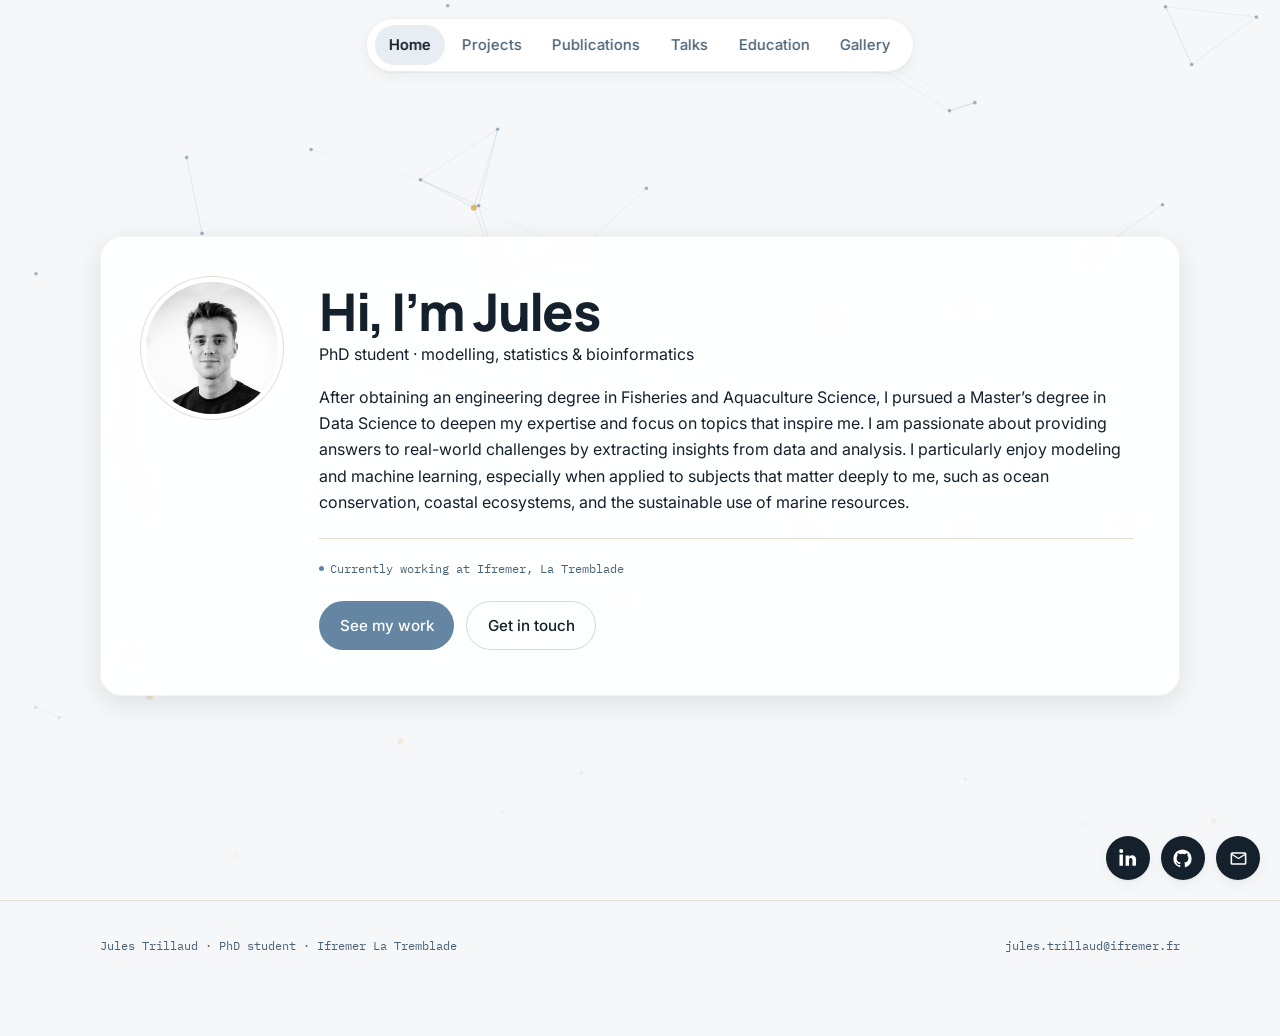
<file: index.html>
<!DOCTYPE html>
<html lang="en">
<head>
  <meta charset="UTF-8">
  <meta name="viewport" content="width=device-width, initial-scale=1">
  <title>Jules Trillaud &mdash; PhD student, modelling &amp; bioinformatics</title>
  <meta name="description" content="Jules Trillaud, PhD student at Ifremer La Tremblade: modelling, statistics and bioinformatics applied to marine resources.">
  <meta name="author" content="Jules Trillaud">
  <meta property="og:title" content="Jules Trillaud &mdash; PhD student, modelling &amp; bioinformatics">
  <meta property="og:description" content="Jules Trillaud, PhD student at Ifremer La Tremblade: modelling, statistics and bioinformatics applied to marine resources.">
  <meta property="og:type" content="website">
  <link rel="icon" href="assets/img/favicon.svg" type="image/svg+xml">
  <link rel="apple-touch-icon" href="assets/img/Photo_profil.jpeg">
  <link rel="preconnect" href="https://fonts.googleapis.com">
  <link rel="preconnect" href="https://fonts.gstatic.com" crossorigin>
  <link rel="stylesheet" href="https://fonts.googleapis.com/css2?family=IBM+Plex+Mono:wght@400;500&family=Inter:wght@400;500;600&family=Manrope:wght@700;800&display=swap">
  <link rel="stylesheet" href="assets/css/style.css">
  <noscript><style>.reveal{opacity:1;transform:none}</style></noscript>
</head>
<body>
  <a class="skip-link" href="#main">Skip to content</a>

  <header class="site-header">
    <div class="menu" id="menu">
      <button class="menu-button" type="button" id="menu-button"
              aria-expanded="false" aria-controls="menu-list" aria-haspopup="true">
        <span class="menu-label" id="menu-label">Home</span>
        <svg viewBox="0 0 24 24" aria-hidden="true"><path fill="currentColor" d="M12 15.4 5.6 9l1.4-1.4 5 5 5-5L18.4 9z"/></svg>
      </button>
      <nav class="menu-list" id="menu-list" aria-label="Pages">
          <a href="index.html" aria-current="page">Home</a>
          <a href="projects.html">Projects</a>
          <a href="publications.html">Publications</a>
          <a href="talks.html">Talks</a>
          <a href="education.html">Education</a>
          <a href="gallery.html">Gallery</a>
      </nav>
    </div>
  </header>

  <div class="social-rail">
    <a href="https://www.linkedin.com/in/jules-trillaud-4872441a6" target="_blank" rel="noopener" title="LinkedIn" aria-label="LinkedIn"><svg viewBox="0 0 448 512" width="19" height="19" aria-hidden="true"><path fill="currentColor" d="M100.28 448H7.4V149.93h92.88zm-46.44-338A53.62 53.62 0 0 1 0 56.58 53.6 53.6 0 0 1 53.84 0a53.6 53.6 0 0 1 53.84 53.84 53.63 53.63 0 0 1-53.84 56.16zm394.84 338h-92.68V302.4c0-34.7-12.42-58.4-43.45-58.4-23.71 0-37.82 16-44 31.4-2.26 5.5-2.82 13.2-2.82 21v151.6h-92.88s1.23-246 0-271.6h92.88v38.5c12.35-19 34.51-46.2 84-46.2 61.33 0 107.32 40 107.32 125.7z"/></svg></a>
    <a href="https://github.com/julestri" target="_blank" rel="noopener" title="GitHub" aria-label="GitHub"><svg viewBox="0 0 24 24" width="19" height="19" aria-hidden="true"><path fill="currentColor" d="M12 .5A11.5 11.5 0 0 0 .5 12a11.5 11.5 0 0 0 7.86 10.92c.58.1.79-.25.79-.56v-2c-3.2.7-3.88-1.37-3.88-1.37-.53-1.34-1.29-1.7-1.29-1.7-1.05-.72.08-.7.08-.7 1.16.08 1.77 1.2 1.77 1.2 1.03 1.77 2.7 1.26 3.36.96.1-.75.4-1.26.73-1.55-2.56-.29-5.25-1.28-5.25-5.7 0-1.26.45-2.29 1.19-3.1-.12-.29-.52-1.46.11-3.05 0 0 .97-.31 3.18 1.18a11 11 0 0 1 5.8 0c2.2-1.5 3.17-1.18 3.17-1.18.63 1.59.23 2.76.12 3.05.74.81 1.18 1.84 1.18 3.1 0 4.43-2.69 5.4-5.26 5.69.41.36.78 1.06.78 2.14v3.17c0 .31.21.67.8.56A11.5 11.5 0 0 0 23.5 12 11.5 11.5 0 0 0 12 .5z"/></svg></a>
    <a href="mailto:jules.trillaud@ifremer.fr" title="Email" aria-label="Send an email"><svg viewBox="0 0 24 24" width="19" height="19" aria-hidden="true"><path fill="currentColor" d="M20 4H4c-1.1 0-2 .9-2 2v12c0 1.1.9 2 2 2h16c1.1 0 2-.9 2-2V6c0-1.1-.9-2-2-2zm0 2l-8 5-8-5h16zm0 12H4V8l8 5 8-5v10z"/></svg></a>
  </div>

  <main id="main">
    <section id="home" class="section-block hero-section">
      <canvas id="bg-network" aria-hidden="true"></canvas>
      <div class="hero-fade" aria-hidden="true"></div>
      <div class="wrap hero-inner">
      <div class="hero-card reveal">
        <img src="assets/img/Photo_profil.jpeg" alt="Portrait of Jules Trillaud" class="portrait" width="132" height="132">
        <div>
          <h1>Hi, I&rsquo;m Jules</h1>
          <p class="role">PhD student &middot; modelling, statistics &amp; bioinformatics</p>
          <p>
            After obtaining an engineering degree in Fisheries and Aquaculture Science, I pursued a
            Master&rsquo;s degree in Data Science to deepen my expertise and focus on topics that inspire me.
            I am passionate about providing answers to real-world challenges by extracting insights from data
            and analysis. I particularly enjoy modeling and machine learning, especially when applied to
            subjects that matter deeply to me, such as ocean conservation, coastal ecosystems, and the
            sustainable use of marine resources.
          </p>
          <div class="hero-facts">
            <span>Currently working at Ifremer, La Tremblade</span>
          </div>
          <div class="btn-row">
            <a href="projects.html" class="btn btn-primary">See my work</a>
            <a href="mailto:jules.trillaud@ifremer.fr" class="btn btn-ghost">Get in touch</a>
          </div>
        </div>
      </div>
      </div>
    </section>
  </main>

  <footer class="site-footer">
    <div class="wrap">
      <span>Jules Trillaud &middot; PhD student &middot; Ifremer La Tremblade</span>
      <span><a href="mailto:jules.trillaud@ifremer.fr">jules.trillaud@ifremer.fr</a></span>
    </div>
  </footer>

  <script src="assets/js/main.js" defer></script>
</body>
</html>
</file>
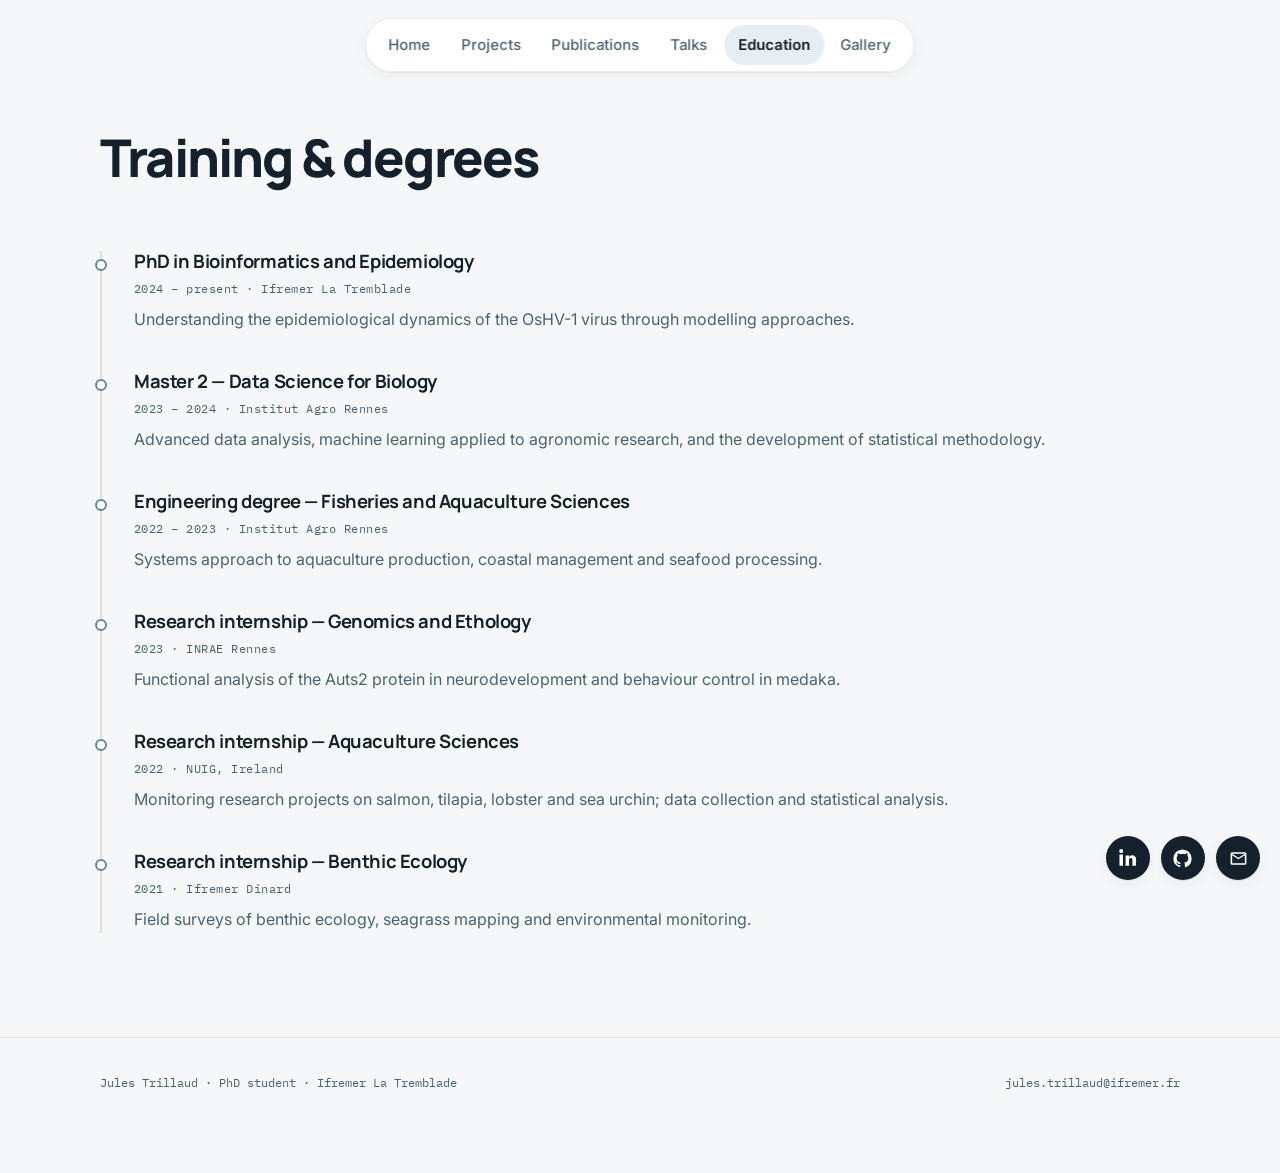
<file: education.html>
<!DOCTYPE html>
<html lang="en">
<head>
  <meta charset="UTF-8">
  <meta name="viewport" content="width=device-width, initial-scale=1">
  <title>Education &mdash; Jules Trillaud</title>
  <meta name="description" content="Training and degrees: from fisheries and aquaculture science to data science and a PhD at Ifremer.">
  <meta name="author" content="Jules Trillaud">
  <meta property="og:title" content="Education &mdash; Jules Trillaud">
  <meta property="og:description" content="Training and degrees: from fisheries and aquaculture science to data science and a PhD at Ifremer.">
  <meta property="og:type" content="website">
  <link rel="icon" href="assets/img/favicon.svg" type="image/svg+xml">
  <link rel="apple-touch-icon" href="assets/img/Photo_profil.jpeg">
  <link rel="preconnect" href="https://fonts.googleapis.com">
  <link rel="preconnect" href="https://fonts.gstatic.com" crossorigin>
  <link rel="stylesheet" href="https://fonts.googleapis.com/css2?family=IBM+Plex+Mono:wght@400;500&family=Inter:wght@400;500;600&family=Manrope:wght@700;800&display=swap">
  <link rel="stylesheet" href="assets/css/style.css">
  <noscript><style>.reveal{opacity:1;transform:none}</style></noscript>
</head>
<body>
  <a class="skip-link" href="#main">Skip to content</a>

  <header class="site-header">
    <div class="menu" id="menu">
      <button class="menu-button" type="button" id="menu-button"
              aria-expanded="false" aria-controls="menu-list" aria-haspopup="true">
        <span class="menu-label" id="menu-label">Education</span>
        <svg viewBox="0 0 24 24" aria-hidden="true"><path fill="currentColor" d="M12 15.4 5.6 9l1.4-1.4 5 5 5-5L18.4 9z"/></svg>
      </button>
      <nav class="menu-list" id="menu-list" aria-label="Pages">
          <a href="index.html">Home</a>
          <a href="projects.html">Projects</a>
          <a href="publications.html">Publications</a>
          <a href="talks.html">Talks</a>
          <a href="education.html" aria-current="page">Education</a>
          <a href="gallery.html">Gallery</a>
      </nav>
    </div>
  </header>

  <div class="social-rail">
    <a href="https://www.linkedin.com/in/jules-trillaud-4872441a6" target="_blank" rel="noopener" title="LinkedIn" aria-label="LinkedIn"><svg viewBox="0 0 448 512" width="19" height="19" aria-hidden="true"><path fill="currentColor" d="M100.28 448H7.4V149.93h92.88zm-46.44-338A53.62 53.62 0 0 1 0 56.58 53.6 53.6 0 0 1 53.84 0a53.6 53.6 0 0 1 53.84 53.84 53.63 53.63 0 0 1-53.84 56.16zm394.84 338h-92.68V302.4c0-34.7-12.42-58.4-43.45-58.4-23.71 0-37.82 16-44 31.4-2.26 5.5-2.82 13.2-2.82 21v151.6h-92.88s1.23-246 0-271.6h92.88v38.5c12.35-19 34.51-46.2 84-46.2 61.33 0 107.32 40 107.32 125.7z"/></svg></a>
    <a href="https://github.com/julestri" target="_blank" rel="noopener" title="GitHub" aria-label="GitHub"><svg viewBox="0 0 24 24" width="19" height="19" aria-hidden="true"><path fill="currentColor" d="M12 .5A11.5 11.5 0 0 0 .5 12a11.5 11.5 0 0 0 7.86 10.92c.58.1.79-.25.79-.56v-2c-3.2.7-3.88-1.37-3.88-1.37-.53-1.34-1.29-1.7-1.29-1.7-1.05-.72.08-.7.08-.7 1.16.08 1.77 1.2 1.77 1.2 1.03 1.77 2.7 1.26 3.36.96.1-.75.4-1.26.73-1.55-2.56-.29-5.25-1.28-5.25-5.7 0-1.26.45-2.29 1.19-3.1-.12-.29-.52-1.46.11-3.05 0 0 .97-.31 3.18 1.18a11 11 0 0 1 5.8 0c2.2-1.5 3.17-1.18 3.17-1.18.63 1.59.23 2.76.12 3.05.74.81 1.18 1.84 1.18 3.1 0 4.43-2.69 5.4-5.26 5.69.41.36.78 1.06.78 2.14v3.17c0 .31.21.67.8.56A11.5 11.5 0 0 0 23.5 12 11.5 11.5 0 0 0 12 .5z"/></svg></a>
    <a href="mailto:jules.trillaud@ifremer.fr" title="Email" aria-label="Send an email"><svg viewBox="0 0 24 24" width="19" height="19" aria-hidden="true"><path fill="currentColor" d="M20 4H4c-1.1 0-2 .9-2 2v12c0 1.1.9 2 2 2h16c1.1 0 2-.9 2-2V6c0-1.1-.9-2-2-2zm0 2l-8 5-8-5h16zm0 12H4V8l8 5 8-5v10z"/></svg></a>
  </div>

  <main id="main">
    <section id="education" class="section-block">
      <div class="wrap">
        <div class="page-head reveal">
          <h1 class="title-lg">Training &amp; degrees</h1>
        </div>
        <div class="timeline">
          <div class="timeline-entry reveal">
            <h3>PhD in Bioinformatics and Epidemiology</h3>
            <div class="date">2024 &ndash; present &middot; Ifremer La Tremblade</div>
            <p>Understanding the epidemiological dynamics of the OsHV-1 virus through modelling approaches.</p>
          </div>
          <div class="timeline-entry reveal">
            <h3>Master 2 &mdash; Data Science for Biology</h3>
            <div class="date">2023 &ndash; 2024 &middot; Institut Agro Rennes</div>
            <p>Advanced data analysis, machine learning applied to agronomic research, and the development of statistical methodology.</p>
          </div>
          <div class="timeline-entry reveal">
            <h3>Engineering degree &mdash; Fisheries and Aquaculture Sciences</h3>
            <div class="date">2022 &ndash; 2023 &middot; Institut Agro Rennes</div>
            <p>Systems approach to aquaculture production, coastal management and seafood processing.</p>
          </div>
          <div class="timeline-entry reveal">
            <h3>Research internship &mdash; Genomics and Ethology</h3>
            <div class="date">2023 &middot; INRAE Rennes</div>
            <p>Functional analysis of the Auts2 protein in neurodevelopment and behaviour control in medaka.</p>
          </div>
          <div class="timeline-entry reveal">
            <h3>Research internship &mdash; Aquaculture Sciences</h3>
            <div class="date">2022 &middot; NUIG, Ireland</div>
            <p>Monitoring research projects on salmon, tilapia, lobster and sea urchin; data collection and statistical analysis.</p>
          </div>
          <div class="timeline-entry reveal">
            <h3>Research internship &mdash; Benthic Ecology</h3>
            <div class="date">2021 &middot; Ifremer Dinard</div>
            <p>Field surveys of benthic ecology, seagrass mapping and environmental monitoring.</p>
          </div>
        </div>
      </div>
    </section>
  </main>

  <footer class="site-footer">
    <div class="wrap">
      <span>Jules Trillaud &middot; PhD student &middot; Ifremer La Tremblade</span>
      <span><a href="mailto:jules.trillaud@ifremer.fr">jules.trillaud@ifremer.fr</a></span>
    </div>
  </footer>

  <script src="assets/js/main.js" defer></script>
</body>
</html>
</file>
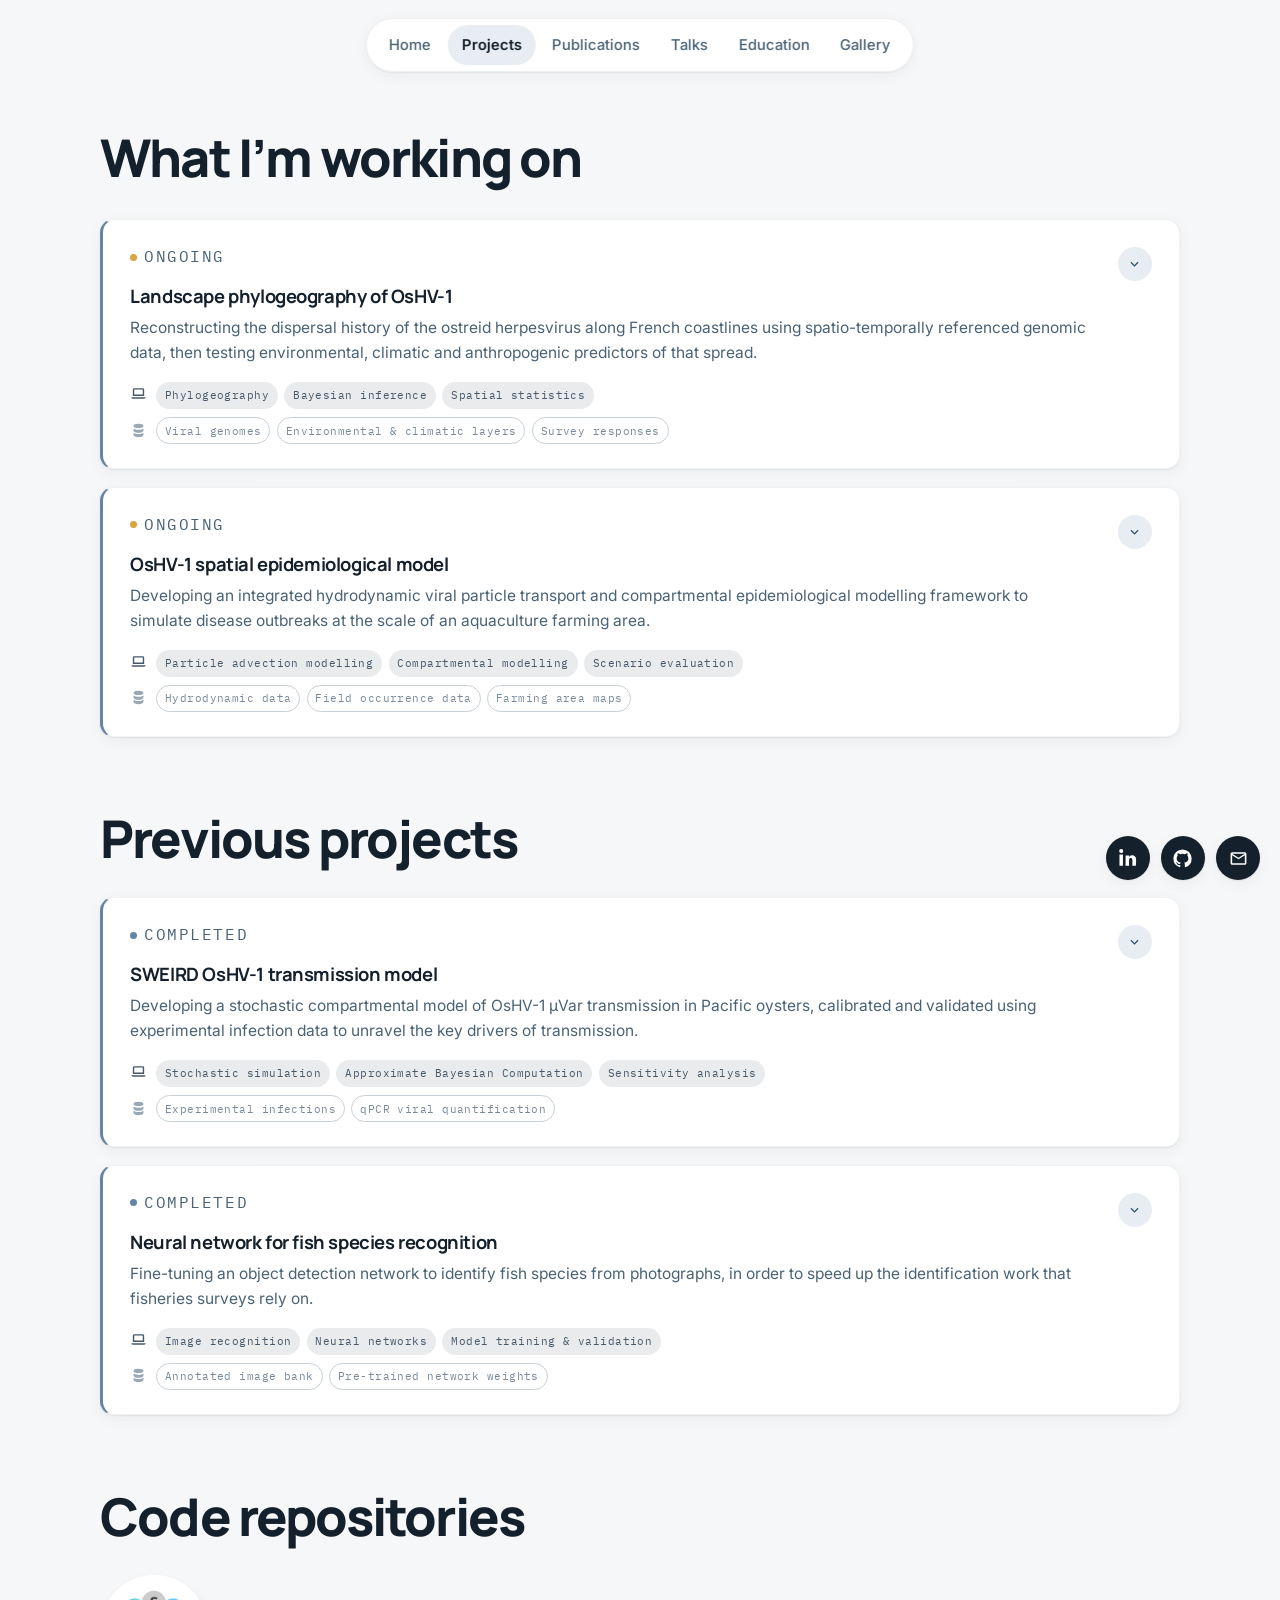
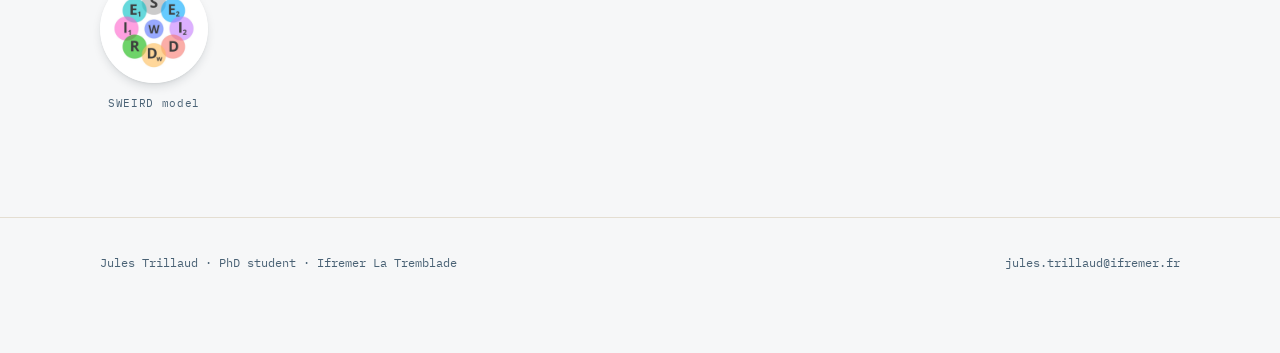
<file: projects.html>
<!DOCTYPE html>
<html lang="en">
<head>
  <meta charset="UTF-8">
  <meta name="viewport" content="width=device-width, initial-scale=1">
  <title>Projects &mdash; Jules Trillaud</title>
  <meta name="description" content="Current and past research projects: phylogeography of OsHV-1, spatial epidemiological modelling, and the code behind them.">
  <meta name="author" content="Jules Trillaud">
  <meta property="og:title" content="Projects &mdash; Jules Trillaud">
  <meta property="og:description" content="Current and past research projects: phylogeography of OsHV-1, spatial epidemiological modelling, and the code behind them.">
  <meta property="og:type" content="website">
  <link rel="icon" href="assets/img/favicon.svg" type="image/svg+xml">
  <link rel="apple-touch-icon" href="assets/img/Photo_profil.jpeg">
  <link rel="preconnect" href="https://fonts.googleapis.com">
  <link rel="preconnect" href="https://fonts.gstatic.com" crossorigin>
  <link rel="stylesheet" href="https://fonts.googleapis.com/css2?family=IBM+Plex+Mono:wght@400;500&family=Inter:wght@400;500;600&family=Manrope:wght@700;800&display=swap">
  <link rel="stylesheet" href="assets/css/style.css">
  <noscript><style>.reveal{opacity:1;transform:none}</style></noscript>
</head>
<body>
  <a class="skip-link" href="#main">Skip to content</a>

  <header class="site-header">
    <div class="menu" id="menu">
      <button class="menu-button" type="button" id="menu-button"
              aria-expanded="false" aria-controls="menu-list" aria-haspopup="true">
        <span class="menu-label" id="menu-label">Projects</span>
        <svg viewBox="0 0 24 24" aria-hidden="true"><path fill="currentColor" d="M12 15.4 5.6 9l1.4-1.4 5 5 5-5L18.4 9z"/></svg>
      </button>
      <nav class="menu-list" id="menu-list" aria-label="Pages">
          <a href="index.html">Home</a>
          <a href="projects.html" aria-current="page">Projects</a>
          <a href="publications.html">Publications</a>
          <a href="talks.html">Talks</a>
          <a href="education.html">Education</a>
          <a href="gallery.html">Gallery</a>
      </nav>
    </div>
  </header>

  <div class="social-rail">
    <a href="https://www.linkedin.com/in/jules-trillaud-4872441a6" target="_blank" rel="noopener" title="LinkedIn" aria-label="LinkedIn"><svg viewBox="0 0 448 512" width="19" height="19" aria-hidden="true"><path fill="currentColor" d="M100.28 448H7.4V149.93h92.88zm-46.44-338A53.62 53.62 0 0 1 0 56.58 53.6 53.6 0 0 1 53.84 0a53.6 53.6 0 0 1 53.84 53.84 53.63 53.63 0 0 1-53.84 56.16zm394.84 338h-92.68V302.4c0-34.7-12.42-58.4-43.45-58.4-23.71 0-37.82 16-44 31.4-2.26 5.5-2.82 13.2-2.82 21v151.6h-92.88s1.23-246 0-271.6h92.88v38.5c12.35-19 34.51-46.2 84-46.2 61.33 0 107.32 40 107.32 125.7z"/></svg></a>
    <a href="https://github.com/julestri" target="_blank" rel="noopener" title="GitHub" aria-label="GitHub"><svg viewBox="0 0 24 24" width="19" height="19" aria-hidden="true"><path fill="currentColor" d="M12 .5A11.5 11.5 0 0 0 .5 12a11.5 11.5 0 0 0 7.86 10.92c.58.1.79-.25.79-.56v-2c-3.2.7-3.88-1.37-3.88-1.37-.53-1.34-1.29-1.7-1.29-1.7-1.05-.72.08-.7.08-.7 1.16.08 1.77 1.2 1.77 1.2 1.03 1.77 2.7 1.26 3.36.96.1-.75.4-1.26.73-1.55-2.56-.29-5.25-1.28-5.25-5.7 0-1.26.45-2.29 1.19-3.1-.12-.29-.52-1.46.11-3.05 0 0 .97-.31 3.18 1.18a11 11 0 0 1 5.8 0c2.2-1.5 3.17-1.18 3.17-1.18.63 1.59.23 2.76.12 3.05.74.81 1.18 1.84 1.18 3.1 0 4.43-2.69 5.4-5.26 5.69.41.36.78 1.06.78 2.14v3.17c0 .31.21.67.8.56A11.5 11.5 0 0 0 23.5 12 11.5 11.5 0 0 0 12 .5z"/></svg></a>
    <a href="mailto:jules.trillaud@ifremer.fr" title="Email" aria-label="Send an email"><svg viewBox="0 0 24 24" width="19" height="19" aria-hidden="true"><path fill="currentColor" d="M20 4H4c-1.1 0-2 .9-2 2v12c0 1.1.9 2 2 2h16c1.1 0 2-.9 2-2V6c0-1.1-.9-2-2-2zm0 2l-8 5-8-5h16zm0 12H4V8l8 5 8-5v10z"/></svg></a>
  </div>

  <main id="main">
    <section id="projects" class="section-block">
      <div class="wrap">
        <section class="reveal">
          <div class="page-head" style="margin-bottom:2rem">
            <h1 class="title-lg">What I&rsquo;m working on</h1>
          </div>
          <div class="project-list">
          <article class="project reveal">
            <button class="project-head" type="button" aria-expanded="false">
              <div>
                <p class="status" data-state="ongoing">Ongoing</p>
                <h3>Landscape phylogeography of OsHV-1</h3>
                <p>Reconstructing the dispersal history of the ostreid herpesvirus along French coastlines using spatio-temporally referenced genomic data, then testing environmental, climatic and anthropogenic predictors of that spread.</p>
                <div class="tag-lines"><div class="tag-row" data-family="methods"><span class="tag-mark" title="Methods" aria-label="Methods"><svg viewBox="0 0 24 24" aria-hidden="true"><path fill="currentColor" d="M4 5a2 2 0 0 1 2-2h12a2 2 0 0 1 2 2v9H4V5zM6 5v7h12V5H6zM2 16h20a2 2 0 0 1-2 2H4a2 2 0 0 1-2-2z"/></svg></span><span class="tag-items"><span class="tag">Phylogeography</span><span class="tag">Bayesian inference</span><span class="tag">Spatial statistics</span></span></div><div class="tag-row" data-family="data"><span class="tag-mark" title="Data" aria-label="Data"><svg viewBox="0 0 24 24" aria-hidden="true"><ellipse cx="12" cy="5.5" rx="7" ry="3" fill="currentColor"/><path fill="currentColor" d="M5 9.2v3.1c0 1.7 3.1 3 7 3s7-1.3 7-3V9.2c-1.6 1.2-4.2 1.8-7 1.8s-5.4-.6-7-1.8zm0 5.9v3.4c0 1.7 3.1 3 7 3s7-1.3 7-3v-3.4c-1.6 1.2-4.2 1.8-7 1.8s-5.4-.6-7-1.8z"/></svg></span><span class="tag-items"><span class="tag" data-kind="data">Viral genomes</span><span class="tag" data-kind="data">Environmental &amp; climatic layers</span><span class="tag" data-kind="data">Survey responses</span></span></div></div>
              </div>
              <span class="project-chevron"><svg viewBox="0 0 24 24" aria-hidden="true"><path fill="currentColor" d="M12 15.4 5.6 9l1.4-1.4 5 5 5-5L18.4 9z"/></svg></span>
            </button>
            <div class="project-body">
              <div><div class="project-body-inner">
              <p>OsHV-1 genomes sampled across French oyster production areas over time retain a record of where and when the virus has spread. By combining viral genome sequences with sampling dates and geographic coordinates, it is possible to reconstruct the virus's dispersal routes and estimate how frequently it moved between oyster farming areas. The second part of this work aims to link the reconstructed viral dispersal patterns with environmental and anthropogenic factors to identify the main drivers shaping OsHV-1 spread at large spatial scales. This approach allows to assess the contribution of well-established drivers, such as seawater temperature, while also investigating the potential role of factors that remain largely hypothetical, such as the influence of live oyster movements occurring at the national scale. By integrating both environmental conditions and human-mediated connectivity, this framework seeks to disentangle the relative importance of natural and anthropogenic processes in shaping the spatial diffusion of the virus across oyster production areas.</p>
              </div></div>
            </div>
          </article>
          <article class="project reveal">
            <button class="project-head" type="button" aria-expanded="false">
              <div>
                <p class="status" data-state="ongoing">Ongoing</p>
                <h3>OsHV-1 spatial epidemiological model</h3>
                <p>Developing an integrated hydrodynamic viral particle transport and compartmental epidemiological modelling framework to simulate disease outbreaks at the scale of an aquaculture farming area.</p>
                <div class="tag-lines"><div class="tag-row" data-family="methods"><span class="tag-mark" title="Methods" aria-label="Methods"><svg viewBox="0 0 24 24" aria-hidden="true"><path fill="currentColor" d="M4 5a2 2 0 0 1 2-2h12a2 2 0 0 1 2 2v9H4V5zM6 5v7h12V5H6zM2 16h20a2 2 0 0 1-2 2H4a2 2 0 0 1-2-2z"/></svg></span><span class="tag-items"><span class="tag">Particle advection modelling</span><span class="tag">Compartmental modelling</span><span class="tag">Scenario evaluation</span></span></div><div class="tag-row" data-family="data"><span class="tag-mark" title="Data" aria-label="Data"><svg viewBox="0 0 24 24" aria-hidden="true"><ellipse cx="12" cy="5.5" rx="7" ry="3" fill="currentColor"/><path fill="currentColor" d="M5 9.2v3.1c0 1.7 3.1 3 7 3s7-1.3 7-3V9.2c-1.6 1.2-4.2 1.8-7 1.8s-5.4-.6-7-1.8zm0 5.9v3.4c0 1.7 3.1 3 7 3s7-1.3 7-3v-3.4c-1.6 1.2-4.2 1.8-7 1.8s-5.4-.6-7-1.8z"/></svg></span><span class="tag-items"><span class="tag" data-kind="data">Hydrodynamic data</span><span class="tag" data-kind="data">Field occurrence data</span><span class="tag" data-kind="data">Farming area maps</span></span></div></div>
              </div>
              <span class="project-chevron"><svg viewBox="0 0 24 24" aria-hidden="true"><path fill="currentColor" d="M12 15.4 5.6 9l1.4-1.4 5 5 5-5L18.4 9z"/></svg></span>
            </button>
            <div class="project-body">
              <div><div class="project-body-inner">
              <p>Following the calibration and validation of a compartmental epidemiological model at the scale of a local oyster population, the next step is to extend this framework to the scale of an entire oyster farming area. The objective is to develop a spatially explicit epidemiological model capable of simulating OsHV-1 outbreaks across interconnected farming sites and evaluating the effectiveness of potential disease management strategies through scenario-based simulations. To achieve this, each oyster farming parcel (defined from the official cadastral map) is represented as an individual epidemiological unit governed by its own compartmental model. These local units are then coupled through the transport of viral particles between sites using a hydrodynamic-informed viral dispersal model, allowing the simulation of pathogen transmission driven by seawater circulation. The spatial model will be calibrated and validated using occurrence data collected during a large-scale field survey conducted in 2025. Once validated, it will provide a simulation framework to investigate epidemic dynamics, identify key transmission pathways, and assess the potential impact of alternative management strategies on disease spread across oyster production areas.</p>
              </div></div>
            </div>
          </article>
          </div>
        </section>
        <!-- ==========================================================
             TO ADD A PROJECT: copy one <article class="project"> block.
             - data-state on .status: "ongoing" (amber dot) or "done" (blue dot)
             - inside .tag-lines the first .tag-row is the methods
               (data-family="methods", laptop icon, filled grey tags), the
               second is the data the project runs on (data-family="data",
               database icon, outlined tags). Keep the .tag-mark icon and
               the .tag-items wrapper when copying a card
             - everything inside .project-body-inner is hidden until the
               panel is opened: put the longer explanation there
             ========================================================== -->
        <section class="section reveal">
          <h2 class="title-lg" style="margin-bottom:1.8rem">Previous projects</h2>
          <div class="project-list">
          <article class="project reveal">
            <button class="project-head" type="button" aria-expanded="false">
              <div>
                <p class="status" data-state="done">Completed</p>
                <h3>SWEIRD OsHV-1 transmission model</h3>
                <p>Developing a stochastic compartmental model of OsHV-1 &micro;Var transmission in Pacific oysters, calibrated and validated using experimental infection data to unravel the key drivers of transmission.</p>
                <div class="tag-lines"><div class="tag-row" data-family="methods"><span class="tag-mark" title="Methods" aria-label="Methods"><svg viewBox="0 0 24 24" aria-hidden="true"><path fill="currentColor" d="M4 5a2 2 0 0 1 2-2h12a2 2 0 0 1 2 2v9H4V5zM6 5v7h12V5H6zM2 16h20a2 2 0 0 1-2 2H4a2 2 0 0 1-2-2z"/></svg></span><span class="tag-items"><span class="tag">Stochastic simulation</span><span class="tag">Approximate Bayesian Computation</span><span class="tag">Sensitivity analysis</span></span></div><div class="tag-row" data-family="data"><span class="tag-mark" title="Data" aria-label="Data"><svg viewBox="0 0 24 24" aria-hidden="true"><ellipse cx="12" cy="5.5" rx="7" ry="3" fill="currentColor"/><path fill="currentColor" d="M5 9.2v3.1c0 1.7 3.1 3 7 3s7-1.3 7-3V9.2c-1.6 1.2-4.2 1.8-7 1.8s-5.4-.6-7-1.8zm0 5.9v3.4c0 1.7 3.1 3 7 3s7-1.3 7-3v-3.4c-1.6 1.2-4.2 1.8-7 1.8s-5.4-.6-7-1.8z"/></svg></span><span class="tag-items"><span class="tag" data-kind="data">Experimental infections</span><span class="tag" data-kind="data">qPCR viral quantification</span></span></div></div>
              </div>
              <span class="project-chevron"><svg viewBox="0 0 24 24" aria-hidden="true"><path fill="currentColor" d="M12 15.4 5.6 9l1.4-1.4 5 5 5-5L18.4 9z"/></svg></span>
            </button>
            <div class="project-body">
              <div><div class="project-body-inner">
              <p>The model was developed from the classical SEIR (Susceptible–Exposed–Infectious–Recovered) compartmental framework commonly used in epidemiological modelling. To adapt this approach to OsHV-1 infection in Pacific oysters, we introduced two key extensions. First, an additional W (Water) compartment was included to explicitly represent the viral concentration in the surrounding environment and account for environmental virus-mediated transmission. Second, the susceptible compartment was split into two infection pathways, distinguishing between oysters that survive the infection and those that die following infection. This structure makes it possible to explicitly represent the heterogeneous outcomes of OsHV-1 infection within an oyster population. All model parameters were estimated from controlled experimental infection trials specifically designed to characterise OsHV-1 infection dynamics. Parameter distributions were then refined using an Approximate Bayesian Computation (ABC) approach. This process resulted in a calibrated and validated epidemiological model that was subsequently used for global sensitivity analysis. The sensitivity analysis highlighted the key role of surviving individuals in shaping OsHV-1 epidemic dynamics, emphasising the importance of explicitly accounting for survival following infection when modelling epidemics caused by this virus.</p>
              <div class="project-foot"><a class="icon-link" href="https://doi.org/10.21203/rs.3.rs-9246047/v1" target="_blank" rel="noopener" title="Read the preprint" aria-label="Read the preprint"><svg viewBox="0 0 24 24" aria-hidden="true"><path fill="currentColor" d="M14 2H6a2 2 0 0 0-2 2v16a2 2 0 0 0 2 2h12a2 2 0 0 0 2-2V8l-6-6zm0 2.5L17.5 8H14V4.5zM8 12h8v2H8v-2zm0 4h8v2H8v-2zm0-8h3v2H8V8z"/></svg></a></div>
              </div></div>
            </div>
          </article>
                    <article class="project reveal">
            <button class="project-head" type="button" aria-expanded="false">
              <div>
                <p class="status" data-state="done">Completed</p>
                <h3>Neural network for fish species recognition</h3>
                <p>Fine-tuning an object detection network to identify fish species from photographs, in order to speed up the identification work that fisheries surveys rely on.</p>
                <div class="tag-lines"><div class="tag-row" data-family="methods"><span class="tag-mark" title="Methods" aria-label="Methods"><svg viewBox="0 0 24 24" aria-hidden="true"><path fill="currentColor" d="M4 5a2 2 0 0 1 2-2h12a2 2 0 0 1 2 2v9H4V5zM6 5v7h12V5H6zM2 16h20a2 2 0 0 1-2 2H4a2 2 0 0 1-2-2z"/></svg></span><span class="tag-items"><span class="tag">Image recognition</span><span class="tag">Neural networks</span><span class="tag">Model training &amp; validation</span></span></div><div class="tag-row" data-family="data"><span class="tag-mark" title="Data" aria-label="Data"><svg viewBox="0 0 24 24" aria-hidden="true"><ellipse cx="12" cy="5.5" rx="7" ry="3" fill="currentColor"/><path fill="currentColor" d="M5 9.2v3.1c0 1.7 3.1 3 7 3s7-1.3 7-3V9.2c-1.6 1.2-4.2 1.8-7 1.8s-5.4-.6-7-1.8zm0 5.9v3.4c0 1.7 3.1 3 7 3s7-1.3 7-3v-3.4c-1.6 1.2-4.2 1.8-7 1.8s-5.4-.6-7-1.8z"/></svg></span><span class="tag-items"><span class="tag" data-kind="data">Annotated image bank</span><span class="tag" data-kind="data">Pre-trained network weights</span></span></div></div>
              </div>
              <span class="project-chevron"><svg viewBox="0 0 24 24" aria-hidden="true"><path fill="currentColor" d="M12 15.4 5.6 9l1.4-1.4 5 5 5-5L18.4 9z"/></svg></span>
            </button>
            <div class="project-body">
              <div><div class="project-body-inner">
              <p>Fisheries research programmes rely on sampling campaigns during which large numbers of fish have to be identified to species level, since the ecological status of each stock is assessed from those counts. Identification is done by hand and is the slowest step of the process. This master's project, carried out with researchers from Institut Agro Rennes, asked whether recent progress in image recognition could be used to automate it, and produced a tool for rapid image processing and species identification. Rather than building a network from scratch, we started from YOLO, an architecture already designed and parameterised for object detection, and fine-tuned it on a training set of annotated fish images. The resulting tool identified species with roughly 2% error, a level that makes it usable as a first-pass identification aid for research institutes and fisheries professionals.</p>
              </div></div>
            </div>
          </article>
          </div>
        </section>
        <section class="section reveal">
          <h2 class="title-lg" style="margin-bottom:1.8rem">Code repositories</h2>
          <div class="repo-grid">
          <a class="repo reveal" href="https://gitlab.ifremer.fr/asim/ideal_oshv-1_sweird_model" target="_blank" rel="noopener"
             data-title="SWEIRD model" data-text="R code for the OsHV-1 &micro;Var stochastic compartmental model, the ABC calibration and the sensitivity analyses." data-host="gitlab.ifremer.fr">
            <span class="repo-dot has-image"><img src="assets/img/sweird.jpg" alt="" loading="lazy"></span>
            <span class="repo-name">SWEIRD model</span>
          </a>
          </div>
        </section>
      </div>
    </section>
  </main>

  <footer class="site-footer">
    <div class="wrap">
      <span>Jules Trillaud &middot; PhD student &middot; Ifremer La Tremblade</span>
      <span><a href="mailto:jules.trillaud@ifremer.fr">jules.trillaud@ifremer.fr</a></span>
    </div>
  </footer>
  <div class="detail-bar" id="repo-detail" aria-live="polite"></div>

  <script src="assets/js/main.js" defer></script>
</body>
</html>
</file>
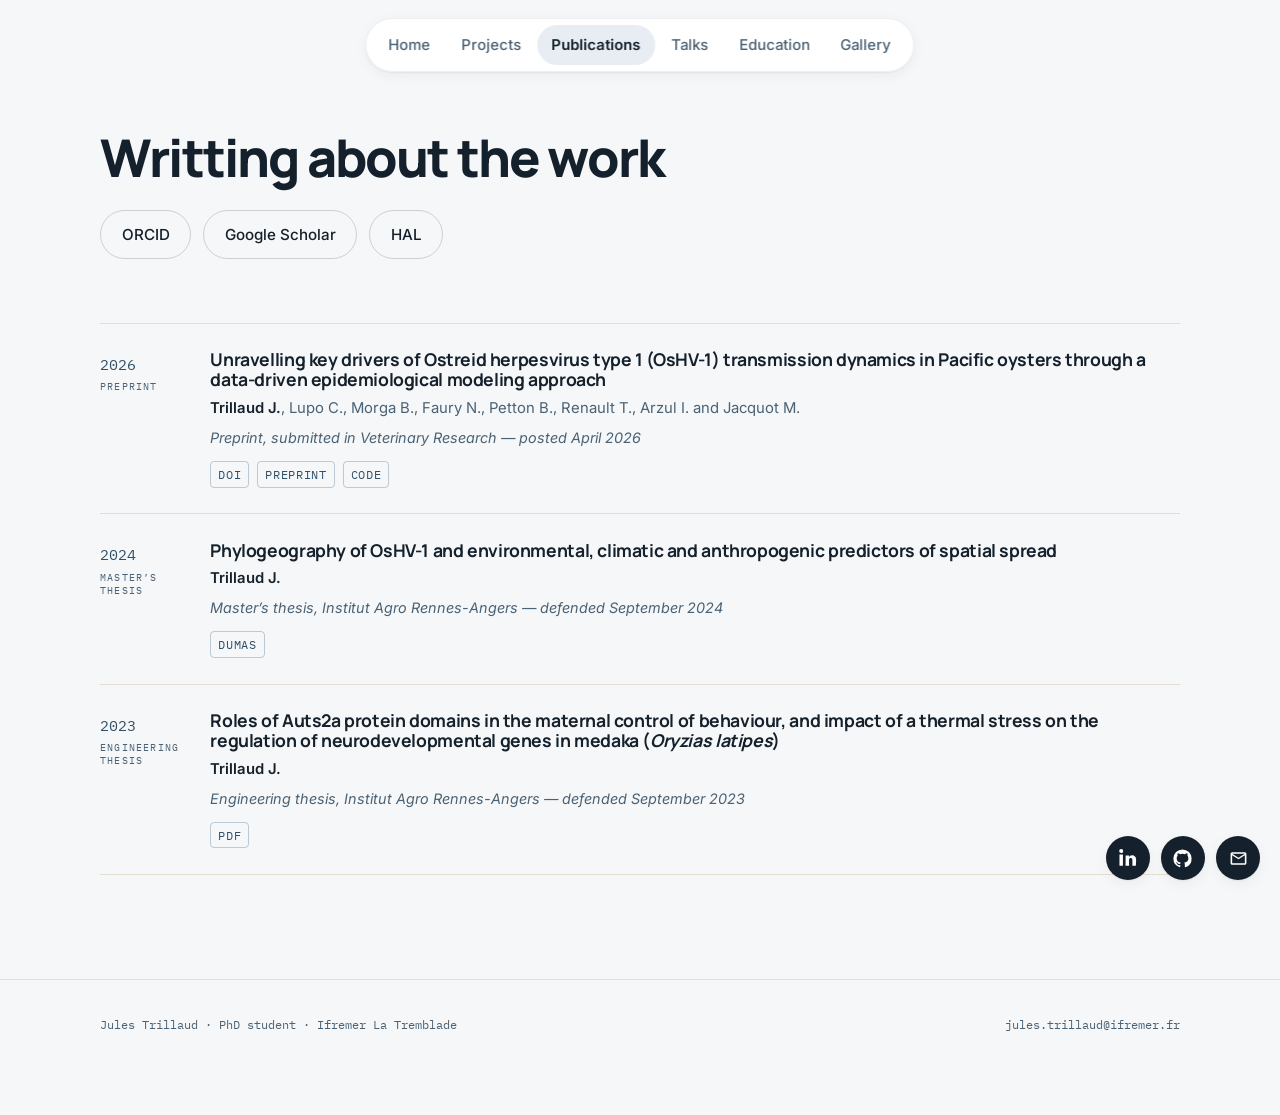
<file: publications.html>
<!DOCTYPE html>
<html lang="en">
<head>
  <meta charset="UTF-8">
  <meta name="viewport" content="width=device-width, initial-scale=1">
  <title>Publications &mdash; Jules Trillaud</title>
  <meta name="description" content="Articles, preprints, theses and reports by Jules Trillaud.">
  <meta name="author" content="Jules Trillaud">
  <meta property="og:title" content="Publications &mdash; Jules Trillaud">
  <meta property="og:description" content="Articles, preprints, theses and reports by Jules Trillaud.">
  <meta property="og:type" content="website">
  <link rel="icon" href="assets/img/favicon.svg" type="image/svg+xml">
  <link rel="apple-touch-icon" href="assets/img/Photo_profil.jpeg">
  <link rel="preconnect" href="https://fonts.googleapis.com">
  <link rel="preconnect" href="https://fonts.gstatic.com" crossorigin>
  <link rel="stylesheet" href="https://fonts.googleapis.com/css2?family=IBM+Plex+Mono:wght@400;500&family=Inter:wght@400;500;600&family=Manrope:wght@700;800&display=swap">
  <link rel="stylesheet" href="assets/css/style.css">
  <noscript><style>.reveal{opacity:1;transform:none}</style></noscript>
</head>
<body>
  <a class="skip-link" href="#main">Skip to content</a>

  <header class="site-header">
    <div class="menu" id="menu">
      <button class="menu-button" type="button" id="menu-button"
              aria-expanded="false" aria-controls="menu-list" aria-haspopup="true">
        <span class="menu-label" id="menu-label">Publications</span>
        <svg viewBox="0 0 24 24" aria-hidden="true"><path fill="currentColor" d="M12 15.4 5.6 9l1.4-1.4 5 5 5-5L18.4 9z"/></svg>
      </button>
      <nav class="menu-list" id="menu-list" aria-label="Pages">
          <a href="index.html">Home</a>
          <a href="projects.html">Projects</a>
          <a href="publications.html" aria-current="page">Publications</a>
          <a href="talks.html">Talks</a>
          <a href="education.html">Education</a>
          <a href="gallery.html">Gallery</a>
      </nav>
    </div>
  </header>

  <div class="social-rail">
    <a href="https://www.linkedin.com/in/jules-trillaud-4872441a6" target="_blank" rel="noopener" title="LinkedIn" aria-label="LinkedIn"><svg viewBox="0 0 448 512" width="19" height="19" aria-hidden="true"><path fill="currentColor" d="M100.28 448H7.4V149.93h92.88zm-46.44-338A53.62 53.62 0 0 1 0 56.58 53.6 53.6 0 0 1 53.84 0a53.6 53.6 0 0 1 53.84 53.84 53.63 53.63 0 0 1-53.84 56.16zm394.84 338h-92.68V302.4c0-34.7-12.42-58.4-43.45-58.4-23.71 0-37.82 16-44 31.4-2.26 5.5-2.82 13.2-2.82 21v151.6h-92.88s1.23-246 0-271.6h92.88v38.5c12.35-19 34.51-46.2 84-46.2 61.33 0 107.32 40 107.32 125.7z"/></svg></a>
    <a href="https://github.com/julestri" target="_blank" rel="noopener" title="GitHub" aria-label="GitHub"><svg viewBox="0 0 24 24" width="19" height="19" aria-hidden="true"><path fill="currentColor" d="M12 .5A11.5 11.5 0 0 0 .5 12a11.5 11.5 0 0 0 7.86 10.92c.58.1.79-.25.79-.56v-2c-3.2.7-3.88-1.37-3.88-1.37-.53-1.34-1.29-1.7-1.29-1.7-1.05-.72.08-.7.08-.7 1.16.08 1.77 1.2 1.77 1.2 1.03 1.77 2.7 1.26 3.36.96.1-.75.4-1.26.73-1.55-2.56-.29-5.25-1.28-5.25-5.7 0-1.26.45-2.29 1.19-3.1-.12-.29-.52-1.46.11-3.05 0 0 .97-.31 3.18 1.18a11 11 0 0 1 5.8 0c2.2-1.5 3.17-1.18 3.17-1.18.63 1.59.23 2.76.12 3.05.74.81 1.18 1.84 1.18 3.1 0 4.43-2.69 5.4-5.26 5.69.41.36.78 1.06.78 2.14v3.17c0 .31.21.67.8.56A11.5 11.5 0 0 0 23.5 12 11.5 11.5 0 0 0 12 .5z"/></svg></a>
    <a href="mailto:jules.trillaud@ifremer.fr" title="Email" aria-label="Send an email"><svg viewBox="0 0 24 24" width="19" height="19" aria-hidden="true"><path fill="currentColor" d="M20 4H4c-1.1 0-2 .9-2 2v12c0 1.1.9 2 2 2h16c1.1 0 2-.9 2-2V6c0-1.1-.9-2-2-2zm0 2l-8 5-8-5h16zm0 12H4V8l8 5 8-5v10z"/></svg></a>
  </div>

  <main id="main">
    <section id="publications" class="section-block">
      <div class="wrap">
        <div class="page-head reveal">
          <h1 class="title-lg">Writting about the work</h1>
          <div class="btn-row">
            <a href="https://orcid.org/0009-0004-5908-9641" class="btn btn-ghost">ORCID</a>
            <a href="https://scholar.google.com/citations?user=uXs58ksAAAAJ" class="btn btn-ghost">Google Scholar</a>
            <a href="https://hal.science/search/index/q/*/authIdHal_s/jules-trillaud" class="btn btn-ghost">HAL</a>
          </div>
        </div>
        <!-- ==========================================================
             ONE LIST FOR EVERYTHING WRITTEN — articles, preprints,
             theses and reports together, newest first.
             .pub-type is the small label under the year; use it to say
             what the entry is (Article, Preprint, Master's thesis,
             Engineering thesis, Report...).
             ========================================================== -->
        <section class="reveal">
          <ul class="pub-list">
            <li class="pub">
              <div class="year">2026<span class="pub-type">Preprint</span></div>
              <div>
                <h3>Unravelling key drivers of Ostreid herpesvirus type 1 (OsHV-1) transmission dynamics in
                    Pacific oysters through a data-driven epidemiological modeling approach</h3>
                <p class="authors"><strong>Trillaud J.</strong>, Lupo C., Morga B., Faury N., Petton B., Renault T., Arzul I. and Jacquot M.</p>
                <p class="venue">Preprint, submitted in Veterinary Research &mdash; posted April 2026</p>
                <div class="pub-links">
                  <a href="https://doi.org/10.21203/rs.3.rs-9246047/v1" target="_blank" rel="noopener">DOI</a>
                  <a href="https://www.researchsquare.com/article/rs-9246047/v1" target="_blank" rel="noopener">Preprint</a>
                  <a href="https://gitlab.ifremer.fr/asim/ideal_oshv-1_sweird_model" target="_blank" rel="noopener">Code</a>
                </div>
              </div>
            </li>
            <li class="pub">
              <div class="year">2024<span class="pub-type">Master&rsquo;s thesis</span></div>
              <div>
                <h3>Phylogeography of OsHV-1 and environmental, climatic and anthropogenic predictors of
                    spatial spread</h3>
                <p class="authors"><strong>Trillaud J.</strong></p>
                <p class="venue">Master&rsquo;s thesis, Institut Agro Rennes-Angers &mdash; defended September 2024</p>
                <div class="pub-links">
                  <a href="https://dumas.ccsd.cnrs.fr/MEM-INSTITUT-AGRO-RENNES-ANGERS/dumas-04829632v1"
                     target="_blank" rel="noopener">DUMAS</a>
                </div>
              </div>
            </li>
            <li class="pub">
              <div class="year">2023<span class="pub-type">Engineering thesis</span></div>
              <div>
                <h3>Roles of Auts2a protein domains in the maternal control of behaviour, and impact of a thermal
                    stress on the regulation of neurodevelopmental genes in medaka (<em>Oryzias latipes</em>)</h3>
                <p class="authors"><strong>Trillaud J.</strong></p>
                <p class="venue">Engineering thesis, Institut Agro Rennes-Angers &mdash; defended September 2023</p>
                <div class="pub-links">
                  <a href="https://halieutique.institut-agro.fr/files/fichiers/memoires/222332.pdf"
                     target="_blank" rel="noopener">PDF</a>
                </div>
              </div>
            </li>
          </ul>
        </section>
        <!-- ==========================================================
             ENTRY TEMPLATE — copy, fill, paste inside the <ul class="pub-list">
             above, keeping the list in reverse chronological order.
             <li class="pub">
               <div class="year">2026<span class="pub-type">Article</span></div>
               <div>
                 <h3>Title of the article</h3>
                 <p class="authors"><strong>Trillaud J.</strong>, Coauthor A., Coauthor B.</p>
                 <p class="venue">Journal name, volume(issue), pages</p>
                 <div class="pub-links">
                   <a href="#" target="_blank" rel="noopener">DOI</a>
                   <a href="#" target="_blank" rel="noopener">PDF</a>
                   <a href="#" target="_blank" rel="noopener">Code</a>
                 </div>
               </div>
             </li>
             ========================================================== -->
      </div>
    </section>
  </main>

  <footer class="site-footer">
    <div class="wrap">
      <span>Jules Trillaud &middot; PhD student &middot; Ifremer La Tremblade</span>
      <span><a href="mailto:jules.trillaud@ifremer.fr">jules.trillaud@ifremer.fr</a></span>
    </div>
  </footer>

  <script src="assets/js/main.js" defer></script>
</body>
</html>
</file>
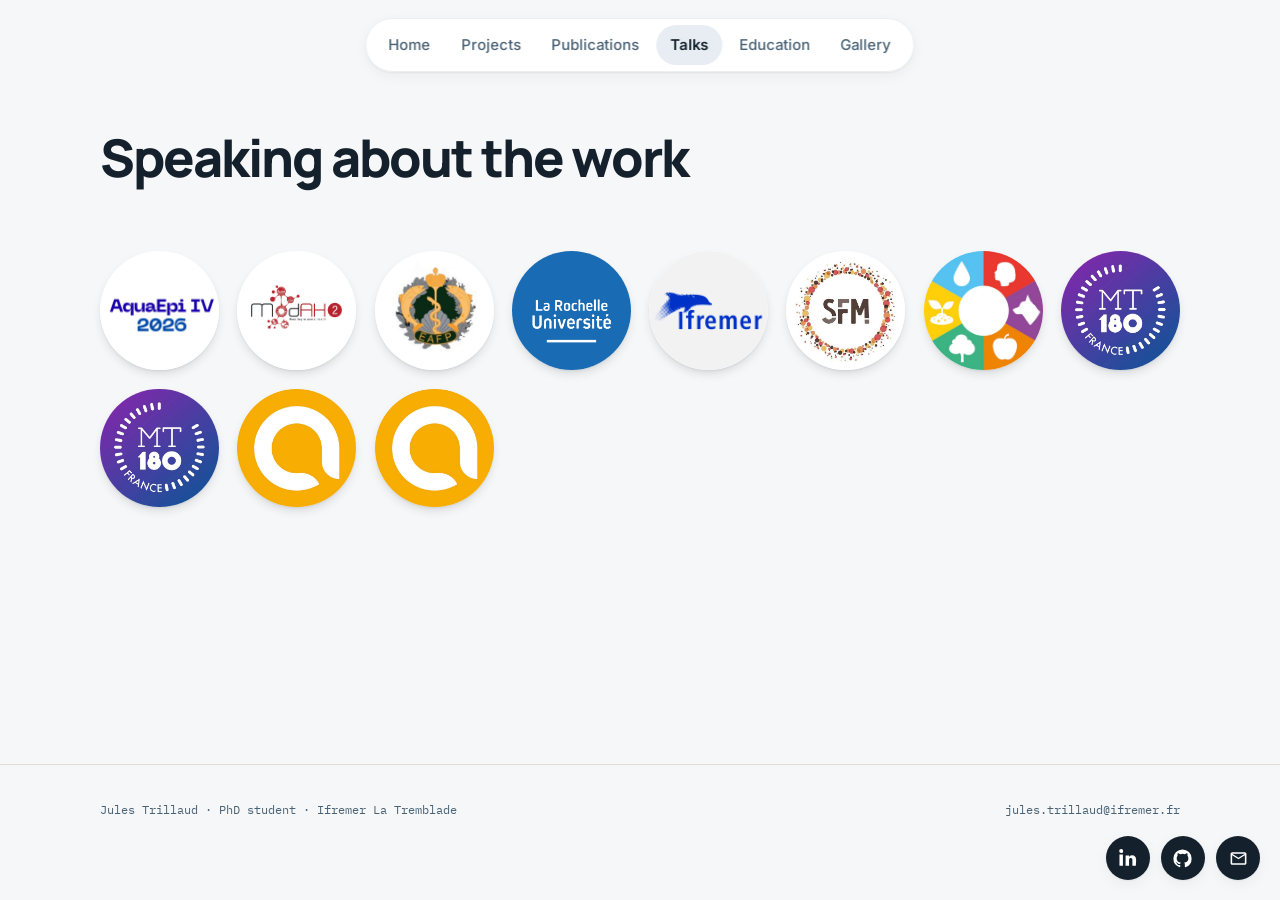
<file: talks.html>
<!DOCTYPE html>
<html lang="en">
<head>
  <meta charset="UTF-8">
  <meta name="viewport" content="width=device-width, initial-scale=1">
  <title>Talks &mdash; Jules Trillaud</title>
  <meta name="description" content="Conference talks, seminars and science communication by Jules Trillaud.">
  <meta name="author" content="Jules Trillaud">
  <meta property="og:title" content="Talks &mdash; Jules Trillaud">
  <meta property="og:description" content="Conference talks, seminars and science communication by Jules Trillaud.">
  <meta property="og:type" content="website">
  <link rel="icon" href="assets/img/favicon.svg" type="image/svg+xml">
  <link rel="apple-touch-icon" href="assets/img/Photo_profil.jpeg">
  <link rel="preconnect" href="https://fonts.googleapis.com">
  <link rel="preconnect" href="https://fonts.gstatic.com" crossorigin>
  <link rel="stylesheet" href="https://fonts.googleapis.com/css2?family=IBM+Plex+Mono:wght@400;500&family=Inter:wght@400;500;600&family=Manrope:wght@700;800&display=swap">
  <link rel="stylesheet" href="assets/css/style.css">
  <noscript><style>.reveal{opacity:1;transform:none}</style></noscript>
</head>
<body>
  <a class="skip-link" href="#main">Skip to content</a>

  <header class="site-header">
    <div class="menu" id="menu">
      <button class="menu-button" type="button" id="menu-button"
              aria-expanded="false" aria-controls="menu-list" aria-haspopup="true">
        <span class="menu-label" id="menu-label">Talks</span>
        <svg viewBox="0 0 24 24" aria-hidden="true"><path fill="currentColor" d="M12 15.4 5.6 9l1.4-1.4 5 5 5-5L18.4 9z"/></svg>
      </button>
      <nav class="menu-list" id="menu-list" aria-label="Pages">
          <a href="index.html">Home</a>
          <a href="projects.html">Projects</a>
          <a href="publications.html">Publications</a>
          <a href="talks.html" aria-current="page">Talks</a>
          <a href="education.html">Education</a>
          <a href="gallery.html">Gallery</a>
      </nav>
    </div>
  </header>

  <div class="social-rail">
    <a href="https://www.linkedin.com/in/jules-trillaud-4872441a6" target="_blank" rel="noopener" title="LinkedIn" aria-label="LinkedIn"><svg viewBox="0 0 448 512" width="19" height="19" aria-hidden="true"><path fill="currentColor" d="M100.28 448H7.4V149.93h92.88zm-46.44-338A53.62 53.62 0 0 1 0 56.58 53.6 53.6 0 0 1 53.84 0a53.6 53.6 0 0 1 53.84 53.84 53.63 53.63 0 0 1-53.84 56.16zm394.84 338h-92.68V302.4c0-34.7-12.42-58.4-43.45-58.4-23.71 0-37.82 16-44 31.4-2.26 5.5-2.82 13.2-2.82 21v151.6h-92.88s1.23-246 0-271.6h92.88v38.5c12.35-19 34.51-46.2 84-46.2 61.33 0 107.32 40 107.32 125.7z"/></svg></a>
    <a href="https://github.com/julestri" target="_blank" rel="noopener" title="GitHub" aria-label="GitHub"><svg viewBox="0 0 24 24" width="19" height="19" aria-hidden="true"><path fill="currentColor" d="M12 .5A11.5 11.5 0 0 0 .5 12a11.5 11.5 0 0 0 7.86 10.92c.58.1.79-.25.79-.56v-2c-3.2.7-3.88-1.37-3.88-1.37-.53-1.34-1.29-1.7-1.29-1.7-1.05-.72.08-.7.08-.7 1.16.08 1.77 1.2 1.77 1.2 1.03 1.77 2.7 1.26 3.36.96.1-.75.4-1.26.73-1.55-2.56-.29-5.25-1.28-5.25-5.7 0-1.26.45-2.29 1.19-3.1-.12-.29-.52-1.46.11-3.05 0 0 .97-.31 3.18 1.18a11 11 0 0 1 5.8 0c2.2-1.5 3.17-1.18 3.17-1.18.63 1.59.23 2.76.12 3.05.74.81 1.18 1.84 1.18 3.1 0 4.43-2.69 5.4-5.26 5.69.41.36.78 1.06.78 2.14v3.17c0 .31.21.67.8.56A11.5 11.5 0 0 0 23.5 12 11.5 11.5 0 0 0 12 .5z"/></svg></a>
    <a href="mailto:jules.trillaud@ifremer.fr" title="Email" aria-label="Send an email"><svg viewBox="0 0 24 24" width="19" height="19" aria-hidden="true"><path fill="currentColor" d="M20 4H4c-1.1 0-2 .9-2 2v12c0 1.1.9 2 2 2h16c1.1 0 2-.9 2-2V6c0-1.1-.9-2-2-2zm0 2l-8 5-8-5h16zm0 12H4V8l8 5 8-5v10z"/></svg></a>
  </div>

  <main id="main">
    <section id="talks" class="section-block">
      <div class="wrap">
        <div class="page-head reveal">
          <h1 class="title-lg">Speaking about the work</h1>
        </div>
        <noscript>
          <div class="note">The talks grid needs JavaScript to load. The full list is in
            <code>assets/js/talks.js</code>.</div>
        </noscript>
        <div class="talk-grid reveal" id="talk-grid"></div>
        <div class="talk-list">
          <div class="timeline" id="talk-list"></div>
        </div>
      </div>
    </section>
  </main>

  <footer class="site-footer">
    <div class="wrap">
      <span>Jules Trillaud &middot; PhD student &middot; Ifremer La Tremblade</span>
      <span><a href="mailto:jules.trillaud@ifremer.fr">jules.trillaud@ifremer.fr</a></span>
    </div>
  </footer>
  <div class="detail-bar" id="talk-detail" aria-live="polite"></div>

  <script src="assets/js/main.js" defer></script>
  <script src="assets/js/talks.js" defer></script>
</body>
</html>
</file>
<file: assets/css/style.css>
/* =========================================================
   Jules Trillaud — portfolio
   Design tokens + shared components
   Palette : encre marine, bleu marée (identité existante),
             nacre, ambre (repris du logo Institut Agro)
   ========================================================= */

:root {
  /* --- Colour --- */
  --ink:        #14202b;   /* deep water, main text            */
  --slate:      #4a6275;   /* secondary text                   */
  --tide:       #6486a3;   /* signature blue (kept from v1)    */
  --tide-deep:  #2f5068;   /* hover / emphasis                 */
  --tide-wash:  #e7edf2;   /* tinted surface                   */
  --nacre:      #f6f7f8;   /* page background                  */
  --surface:    #ffffff;   /* cards                            */
  --shell:      #e4ded2;   /* warm neutral, hairlines          */
  --amber:      #d9a441;   /* data highlight, eyebrows         */

  /* --- Type --- */
  --display: "Manrope", "Inter", system-ui, -apple-system, sans-serif;
  --body:    "Inter", "Segoe UI", system-ui, -apple-system, sans-serif;
  --mono:    "IBM Plex Mono", "SFMono-Regular", Consolas, monospace;

  /* --- Space & shape --- */
  --gutter: clamp(1.25rem, 4vw, 2.5rem);
  --measure: 1080px;
  --radius: 14px;
  --radius-lg: 22px;

  --shadow-sm: 0 1px 2px rgba(20, 32, 43, .06),
               0 4px 14px rgba(20, 32, 43, .05);
  --shadow-md: 0 8px 28px rgba(20, 32, 43, .10);

  --ease: cubic-bezier(.2, .7, .3, 1);
}

/* =========================================================
   Reset & base
   ========================================================= */

*, *::before, *::after { box-sizing: border-box; }

html {
  background: var(--nacre);
  scroll-behavior: smooth;
  -webkit-text-size-adjust: 100%;
}

body {
  margin: 0;
  background: transparent;
  color: var(--ink);
  font-family: var(--body);
  font-size: 1rem;
  line-height: 1.65;
  -webkit-font-smoothing: antialiased;

  /* the footer is pushed to the bottom of the window on short pages,
     so it looks the same everywhere (see .site-footer) */
  min-height: 100vh;
  min-height: 100svh;
  display: flex;
  flex-direction: column;
}

main { flex: 1 0 auto; }

img { max-width: 100%; display: block; }

a { color: var(--tide-deep); }

h1, h2, h3, h4 {
  font-family: var(--display);
  font-weight: 800;
  line-height: 1.14;
  letter-spacing: -.035em;
  margin: 0;
}

h3, h4 { font-weight: 700; letter-spacing: -.022em; }

h1, .title-lg { font-size: clamp(2.1rem, 5.4vw, 3.25rem); }
.title-md { font-size: clamp(1.55rem, 3.4vw, 2.1rem); letter-spacing: -.03em; }
h2 { font-size: clamp(1.55rem, 3.4vw, 2.1rem); }
h3 { font-size: 1.15rem; }

p { margin: 0 0 1em; }

code {
  font-family: var(--mono);
  font-size: .88em;
  background: rgba(20, 32, 43, .06);
  border-radius: 4px;
  padding: .12em .38em;
}

::selection { background: var(--amber); color: var(--ink); }

:focus-visible {
  outline: 2px solid var(--tide-deep);
  outline-offset: 3px;
  border-radius: 4px;
}

.skip-link {
  position: absolute;
  left: -9999px;
  top: 0;
  background: var(--ink);
  color: #fff;
  padding: .7em 1.2em;
  z-index: 100;
  border-radius: 0 0 var(--radius) 0;
}
.skip-link:focus { left: 0; }

/* =========================================================
   Layout helpers
   ========================================================= */

.wrap {
  width: min(100% - 2 * var(--gutter), var(--measure));
  margin-inline: auto;
}

.section-block {
  padding: clamp(4rem, 9vw, 6.5rem) 0;
  scroll-margin-top: 76px;
}

.section-block + .section-block { border-top: 1px solid var(--shell); }

/* on every page but the home one, the first block starts under the
   fixed header, so it needs a little more room at the top */
main > .section-block:first-child:not(.hero-section) {
  padding-top: clamp(6rem, 11vw, 8rem);
}

.page-head { margin-bottom: clamp(2.5rem, 6vw, 4rem); }

.page-head p {
  color: var(--slate);
  font-size: 1.05rem;
  margin-top: .9rem;
}

.section { margin-top: clamp(3rem, 7vw, 4.5rem); }

/* =========================================================
   Header — dropdown menu, top left
   ========================================================= */

.site-header {
  position: fixed;
  top: 18px;
  left: 50%;
  transform: translateX(-50%);
  z-index: 40;
}

.menu { position: relative; }

.menu-button {
  display: flex;
  align-items: center;
  gap: .7rem;
  background: rgba(255, 255, 255, .9);
  backdrop-filter: blur(12px);
  -webkit-backdrop-filter: blur(12px);
  border: 1px solid rgba(20, 32, 43, .07);
  border-radius: 100px;
  box-shadow: var(--shadow-sm);
  padding: .62em 1.05em .62em 1.3em;
  font: inherit;
  font-weight: 500;
  font-size: .93rem;
  color: var(--ink);
  cursor: pointer;
  transition: box-shadow .25s var(--ease), background .25s var(--ease);
}

.menu-button:hover { box-shadow: var(--shadow-md); }
.menu-button svg { width: 16px; height: 16px; transition: transform .3s var(--ease); }
.menu.is-open .menu-button svg { transform: rotate(180deg); }

.menu-label {
  min-width: 5.5em;
  text-align: left;
}

.menu-list {
  position: absolute;
  top: calc(100% + 8px);
  left: 0;
  min-width: 196px;
  display: flex;
  flex-direction: column;
  gap: .1rem;
  background: var(--surface);
  border: 1px solid rgba(20, 32, 43, .07);
  border-radius: var(--radius);
  box-shadow: var(--shadow-md);
  padding: .45rem;
  opacity: 0;
  visibility: hidden;
  transform: translateY(-8px) scale(.97);
  transform-origin: top left;
  transition: opacity .24s var(--ease), transform .24s var(--ease),
              visibility 0s linear .24s;
}

.menu.is-open .menu-list {
  opacity: 1;
  visibility: visible;
  transform: none;
  transition: opacity .24s var(--ease), transform .24s var(--ease), visibility 0s;
}

.menu-list a {
  position: relative;
  padding: .55em .8em .55em 1.5em;
  border-radius: 9px;
  text-decoration: none;
  color: var(--slate);
  font-size: .93rem;
  font-weight: 500;
  transition: background .2s var(--ease), color .2s var(--ease);
}

.menu-list a:hover { background: var(--tide-wash); color: var(--ink); }

.menu-list a[aria-current] { color: var(--ink); font-weight: 600; }

.menu-list a[aria-current]::before {
  content: "";
  position: absolute;
  left: .65em;
  top: 50%;
  width: 6px;
  height: 6px;
  margin-top: -3px;
  border-radius: 50%;
  background: var(--amber);
}

/* =========================================================
   Header — full bar on wide screens

   The markup does not change: the button is hidden and the
   dropdown list is laid out in a row, so it becomes the bar.
   Below 780px the dropdown takes over again, since seven links
   do not fit across a phone.
   ========================================================= */

@media (min-width: 781px) {
  .menu-button { display: none; }

  .menu-list {
    position: static;
    flex-direction: row;
    align-items: center;
    min-width: 0;
    gap: .15rem;
    padding: .4rem .5rem;
    border-radius: 100px;
    background: rgba(255, 255, 255, .92);
    backdrop-filter: blur(12px);
    -webkit-backdrop-filter: blur(12px);
    box-shadow: var(--shadow-sm);
    opacity: 1;
    visibility: visible;
    transform: none;
    transition: none;
  }

  .menu-list a {
    padding: .5em .95em;
    border-radius: 100px;
    white-space: nowrap;
  }

  /* the current page is filled rather than dotted: in a row the dot
     would sit awkwardly to the left of the label */
  .menu-list a[aria-current] { background: var(--tide-wash); }
  .menu-list a[aria-current]::before { display: none; }
}

@media (max-width: 1024px) and (min-width: 781px) {
  .menu-list { font-size: .88rem; }
  .menu-list a { padding: .5em .75em; }
}

/* =========================================================
   Social rail
   ========================================================= */

.social-rail {
  position: fixed;
  bottom: 20px;
  right: 20px;
  display: flex;
  gap: .7rem;
  z-index: 30;
}

.social-rail a {
  display: grid;
  place-items: center;
  width: 44px;
  height: 44px;
  border-radius: 50%;
  background: var(--ink);
  color: #fff;
  text-decoration: none;
  box-shadow: var(--shadow-sm);
  transition: background .25s var(--ease), transform .25s var(--ease);
}

.social-rail a:hover {
  background: var(--tide);
  transform: translateY(-3px);
}

/* =========================================================
   Buttons
   ========================================================= */

.btn {
  display: inline-flex;
  align-items: center;
  gap: .55em;
  padding: .72em 1.35em;
  border-radius: 40px;
  font-weight: 500;
  font-size: .95rem;
  text-decoration: none;
  transition: background .25s var(--ease), transform .2s var(--ease),
              box-shadow .25s var(--ease), border-color .25s var(--ease);
}

.btn-primary { background: var(--tide); color: #fff; }
.btn-primary:hover {
  background: var(--tide-deep);
  transform: translateY(-2px);
  box-shadow: var(--shadow-md);
}

.btn-ghost {
  background: transparent;
  color: var(--ink);
  border: 1px solid rgba(20, 32, 43, .18);
}
.btn-ghost:hover { border-color: var(--tide); color: var(--tide-deep); }

.btn-row { display: flex; flex-wrap: wrap; gap: .75rem; margin-top: 1.4rem; }

/* =========================================================
   Home — hero
   ========================================================= */

.hero-section {
  position: relative;
  overflow: hidden;
  min-height: 100vh;
  min-height: 100svh;
  display: grid;
  place-items: center;
  padding: 7rem 0 5rem;
  scroll-margin-top: 0;
}

#bg-network {
  position: absolute;
  inset: 0;
  z-index: 0;
  width: 100%;
  height: 100%;
}

/* white wash so the network fades out before the next section */
.hero-fade {
  position: absolute;
  inset: auto 0 0 0;
  height: 45%;
  z-index: 1;
  pointer-events: none;
  background: linear-gradient(to bottom, rgba(246, 247, 248, 0) 0%,
                                          rgba(246, 247, 248, .75) 55%,
                                          var(--nacre) 100%);
}

.hero-inner { position: relative; z-index: 2; }

.hero-card {
  display: grid;
  grid-template-columns: 132px 1fr;
  gap: clamp(1.5rem, 4vw, 2.6rem);
  align-items: start;
  background: rgba(255, 255, 255, .9);
  backdrop-filter: blur(8px);
  -webkit-backdrop-filter: blur(8px);
  border: 1px solid rgba(20, 32, 43, .05);
  border-radius: var(--radius-lg);
  box-shadow: var(--shadow-md);
  padding: clamp(1.8rem, 4vw, 2.8rem);
}

.portrait {
  width: 132px;
  height: 132px;
  border-radius: 50%;
  object-fit: cover;
  box-shadow: 0 0 0 5px var(--surface), 0 0 0 6px var(--shell);
}

.hero h1 { margin-bottom: .15em; }
.hero h1 em {
  font-style: normal;
  color: var(--tide);
}

.hero .role {
  font-family: var(--mono);
  font-size: .82rem;
  letter-spacing: .12em;
  text-transform: uppercase;
  color: var(--slate);
  margin-bottom: 1.2rem;
}

.hero p { text-align: justify; hyphens: auto; color: #2c3e4d; }

.hero-facts {
  display: flex;
  flex-wrap: wrap;
  gap: .5rem 1.5rem;
  margin-top: 1.4rem;
  padding-top: 1.2rem;
  border-top: 1px solid var(--shell);
  font-family: var(--mono);
  font-size: .78rem;
  color: var(--slate);
}

.hero-facts span { display: flex; align-items: center; gap: .45em; }
.hero-facts span::before {
  content: "";
  width: 5px; height: 5px;
  border-radius: 50%;
  background: var(--tide);
}

/* =========================================================
   Cards (used on the Other page)
   ========================================================= */

.grid {
  display: grid;
  gap: 1.4rem;
  grid-template-columns: repeat(auto-fill, minmax(290px, 1fr));
}

.card {
  background: var(--surface);
  border: 1px solid rgba(20, 32, 43, .06);
  border-radius: var(--radius);
  padding: 1.6rem;
  box-shadow: var(--shadow-sm);
  display: flex;
  flex-direction: column;
  transition: transform .3s var(--ease), box-shadow .3s var(--ease);
}

.card:hover { transform: translateY(-4px); box-shadow: var(--shadow-md); }
.card h3 { margin-bottom: .5rem; }
.card p { color: var(--slate); font-size: .96rem; }
.card .tag-row { margin-top: auto; padding-top: 1.2rem; }

.status {
  font-family: var(--mono);
  font-size: .7rem;
  letter-spacing: .1em;
  text-transform: uppercase;
  color: var(--slate);
  display: flex;
  align-items: center;
  gap: .45em;
  margin-bottom: .8rem;
}

.status::before {
  content: "";
  width: 7px;
  height: 7px;
  border-radius: 50%;
  background: var(--shell);
  flex: none;
}

.status[data-state="ongoing"]::before { background: var(--amber); }
.status[data-state="done"]::before     { background: var(--tide); }

.tag-row { display: flex; flex-wrap: wrap; gap: .4rem; }

/* one row per family: methods first, then data */
.tag-lines { display: flex; flex-direction: column; gap: .5rem; }

/* Inside a project card each row opens with an icon: a laptop for the
   methods, a database for the data. The tags sit in .tag-items so that
   a row too long to fit wraps under itself, not under the icon. */
.tag-lines .tag-row { flex-wrap: nowrap; align-items: flex-start; gap: .55rem; }

.tag-items { display: flex; flex-wrap: wrap; gap: .4rem; min-width: 0; }

.tag-mark {
  display: grid;
  place-items: center;
  width: 17px;
  height: 17px;
  flex: none;
  margin-top: .28rem;
  color: #46586a;
}

.tag-mark svg { width: 100%; height: 100%; }

/* the icon carries the same grey contrast as the tags it introduces */
.tag-row[data-family="data"] .tag-mark { color: #9aa8b5; }

.tag {
  font-family: var(--mono);
  font-size: .7rem;
  letter-spacing: .04em;
  padding: .3em .7em;
  border-radius: 30px;
  border: 1px solid transparent;
  background: #e9ebed;
  color: #46586a;
}

/* the two families are told apart by weight of grey: methods filled, data outlined */
.tag[data-kind="data"] {
  background: transparent;
  border-color: #c8d0d6;
  color: #78899a;
}

/* =========================================================
   Project — full-width panel that expands on click
   ========================================================= */

.project-list { display: flex; flex-direction: column; gap: 1.1rem; }

.project {
  background: var(--surface);
  border: 1px solid rgba(20, 32, 43, .06);
  border-left: 3px solid var(--tide);
  border-radius: var(--radius);
  box-shadow: var(--shadow-sm);
  overflow: hidden;
  transition: box-shadow .3s var(--ease), border-left-color .3s var(--ease);
}

.project:hover { box-shadow: var(--shadow-md); }
.project.is-open { border-left-color: var(--amber); box-shadow: var(--shadow-md); }

.project-head {
  display: grid;
  grid-template-columns: 1fr auto;
  align-items: start;
  gap: 1.5rem;
  width: 100%;
  text-align: left;
  background: none;
  border: 0;
  font: inherit;
  color: inherit;
  padding: 1.5rem 1.7rem;
  cursor: pointer;
}

.project-head h3 { margin-bottom: .5rem; }
.project-head > div > p { color: var(--slate); font-size: .97rem; margin-bottom: 1rem; }

.project-chevron {
  width: 34px;
  height: 34px;
  border-radius: 50%;
  display: grid;
  place-items: center;
  background: var(--tide-wash);
  color: var(--tide-deep);
  flex: none;
  margin-top: .2rem;
  transition: background .3s var(--ease), color .3s var(--ease), transform .35s var(--ease);
}

.project-head:hover .project-chevron { background: var(--tide-deep); color: #fff; }
.project.is-open .project-chevron { transform: rotate(180deg); }
.project-chevron svg { width: 15px; height: 15px; }

/* the 0fr → 1fr trick animates to the content's natural height */
.project-body {
  display: grid;
  grid-template-rows: 0fr;
  transition: grid-template-rows .45s var(--ease);
}

.project.is-open .project-body { grid-template-rows: 1fr; }

.project-body > div { overflow: hidden; }

.project-body-inner {
  padding: 0 1.7rem 1.6rem;
  opacity: 0;
  transform: translateY(-6px);
  transition: opacity .3s var(--ease) .1s, transform .3s var(--ease) .1s;
}

.project.is-open .project-body-inner { opacity: 1; transform: none; }

.project-body-inner::before {
  content: "";
  display: block;
  height: 1px;
  background: var(--shell);
  margin-bottom: 1.3rem;
}

.project-body-inner p { color: var(--slate); font-size: .97rem; }
.project-body-inner p:last-child { margin-bottom: 0; }

.icon-link {
  display: grid;
  place-items: center;
  width: 36px;
  height: 36px;
  flex: none;
  border-radius: 50%;
  background: var(--tide-wash);
  color: var(--tide-deep);
  text-decoration: none;
  transition: background .25s var(--ease), color .25s var(--ease), transform .25s var(--ease);
}

.icon-link:hover { background: var(--tide-deep); color: #fff; transform: translateY(-2px); }
.icon-link svg { width: 16px; height: 16px; }

.project-foot { display: flex; justify-content: flex-end; margin-top: 1.2rem; }

.inline-link {
  display: inline-flex;
  align-items: center;
  gap: .4em;
  font-family: var(--mono);
  font-size: .74rem;
  letter-spacing: .08em;
  text-transform: uppercase;
  text-decoration: none;
  color: var(--tide-deep);
  border-bottom: 1px solid rgba(100, 134, 163, .45);
  padding-bottom: .15em;
  transition: color .25s var(--ease), border-color .25s var(--ease);
}

.inline-link:hover { color: var(--ink); border-color: var(--ink); }

/* =========================================================
   Panel — full-width row (home page work summary)
   ========================================================= */

.panel-list { display: flex; flex-direction: column; gap: 1rem; }

.panel {
  display: grid;
  grid-template-columns: 1fr auto;
  align-items: center;
  gap: 1.5rem;
  background: var(--surface);
  border: 1px solid rgba(20, 32, 43, .06);
  border-left: 3px solid var(--tide);
  border-radius: var(--radius);
  box-shadow: var(--shadow-sm);
  padding: 1.35rem 1.6rem;
  text-decoration: none;
  color: inherit;
  transition: transform .3s var(--ease), box-shadow .3s var(--ease),
              border-left-color .3s var(--ease);
}

a.panel:hover {
  transform: translateX(4px);
  box-shadow: var(--shadow-md);
  border-left-color: var(--amber);
}

.panel h3 { margin-bottom: .35rem; }
.panel p { margin: 0; color: var(--slate); font-size: .96rem; }

.panel .kicker {
  font-family: var(--mono);
  font-size: .68rem;
  letter-spacing: .14em;
  text-transform: uppercase;
  color: var(--tide-deep);
  display: block;
  margin-bottom: .5rem;
}

.panel .arrow {
  width: 34px;
  height: 34px;
  border-radius: 50%;
  display: grid;
  place-items: center;
  background: var(--tide-wash);
  color: var(--tide-deep);
  flex: none;
  transition: background .3s var(--ease), color .3s var(--ease);
}

a.panel:hover .arrow { background: var(--tide-deep); color: #fff; }
.panel .arrow svg { width: 15px; height: 15px; }

/* =========================================================
   Repositories — circles with a pop-up card on hover
   ========================================================= */

.repo-grid {
  display: grid;
  grid-template-columns: repeat(auto-fill, 108px);
  gap: 1.6rem;
  justify-content: start;
}

.repo {
  position: relative;
  display: block;
  width: 108px;
  text-decoration: none;
  color: inherit;
}

.repo-dot {
  position: relative;
  width: 108px;
  height: 108px;
  border-radius: 50%;
  display: grid;
  place-items: center;
  background: var(--tide-deep);
  color: #fff;
  font-family: var(--mono);
  font-size: .72rem;
  letter-spacing: .06em;
  text-align: center;
  padding: .5rem;
  overflow: hidden;
  box-shadow: 0 5px 12px -4px rgba(20, 32, 43, .22), 0 1px 2px rgba(20, 32, 43, .05);
  transition: transform .35s var(--ease), box-shadow .35s var(--ease),
              background .35s var(--ease);
}

.repo-dot img {
  width: 100%;
  height: 100%;
  object-fit: cover;
  border-radius: 50%;
  transition: filter .35s var(--ease);
}

.repo-dot.has-image { padding: 0; background: var(--surface); }
.repo:hover .repo-dot img, .repo:focus-visible .repo-dot img { filter: brightness(72%); }

.repo:hover .repo-dot,
.repo:focus-visible .repo-dot {
  transform: translateY(-4px) scale(1.06);
  background: var(--ink);
  box-shadow: 0 12px 22px -6px rgba(20, 32, 43, .28), 0 2px 4px rgba(20, 32, 43, .06);
}

/* circles without a logo carry their name as plain text: dim it on
   hover so the "+" stays readable on top of it */
.repo:hover .repo-dot:not(.has-image),
.repo:focus-visible .repo-dot:not(.has-image) { color: rgba(255, 255, 255, .22); }

.repo-name {
  display: block;
  margin-top: .7rem;
  font-family: var(--mono);
  font-size: .7rem;
  letter-spacing: .06em;
  text-align: center;
  color: var(--slate);
}

/* =========================================================
   Talks — grid of circles beside a detail panel
   ========================================================= */

.talk-grid {
  display: grid;
  grid-template-columns: repeat(8, 1fr);
  gap: clamp(.7rem, 1.6vw, 1.15rem);
}

.bubble {
  position: relative;
  aspect-ratio: 1 / 1;
  border-radius: 50%;
  overflow: hidden;
  cursor: pointer;
  text-decoration: none;
  background: var(--surface);
  box-shadow: 0 5px 12px -4px rgba(20, 32, 43, .22), 0 1px 2px rgba(20, 32, 43, .05);
  transition: transform .3s var(--ease), box-shadow .3s var(--ease);
}

.bubble img { width: 100%; height: 100%; object-fit: cover; transition: filter .3s var(--ease); }

/* events without a logo get a monogram instead of a broken image */
.bubble .monogram {
  position: absolute;
  inset: 0;
  display: grid;
  place-items: center;
  padding: .4rem;
  text-align: center;
  font-family: var(--mono);
  font-size: clamp(.58rem, 1vw, .74rem);
  letter-spacing: .06em;
  color: #fff;
  background: var(--tide-deep);
  transition: filter .3s var(--ease);
}

.bubble:hover, .bubble:focus-visible,
.bubble.is-active { transform: scale(1.07); z-index: 3; box-shadow: 0 12px 22px -6px rgba(20, 32, 43, .28), 0 2px 4px rgba(20, 32, 43, .06); }

.bubble:hover img, .bubble:focus-visible img { filter: brightness(58%); }
.bubble:hover .monogram, .bubble:focus-visible .monogram { filter: brightness(65%); }

/* --- the "+" that marks a clickable circle -------------------
   Talks whose entry carries a `link` are rendered as <a>, so only
   those get the sign; repository circles are always links.       */

a.bubble::after,
.repo-dot::after {
  content: "+";
  position: absolute;
  inset: 0;
  display: grid;
  place-items: center;
  font-family: var(--mono);
  font-size: clamp(1.15rem, 2.4vw, 1.6rem);
  line-height: 1;
  color: #fff;
  text-shadow: 0 1px 8px rgba(20, 32, 43, .55);
  opacity: 0;
  transform: scale(.72);
  transition: opacity .28s var(--ease), transform .28s var(--ease);
  pointer-events: none;
}

a.bubble:hover::after,
a.bubble:focus-visible::after,
.repo:hover .repo-dot::after,
.repo:focus-visible .repo-dot::after { opacity: 1; transform: scale(1); }

.bubble:not(a) { cursor: default; }

/* =========================================================
   Detail bar — pops up at the bottom of the screen while a
   circle is hovered. Shared by talks and repositories.
   ========================================================= */

.detail-bar {
  position: fixed;
  bottom: 20px;
  left: 50%;
  width: min(100% - 2rem, 720px);
  background: var(--surface);
  border: 1px solid rgba(20, 32, 43, .06);
  border-radius: var(--radius);
  box-shadow: var(--shadow-md);
  padding: 1.2rem 1.5rem;
  z-index: 25;
  opacity: 0;
  pointer-events: none;
  transform: translate(-50%, 14px);
  transition: opacity .28s var(--ease), transform .28s var(--ease);
}

.detail-bar.is-visible {
  opacity: 1;
  transform: translate(-50%, 0);
}

@keyframes detail-swap {
  from { opacity: 0; transform: translateY(5px); }
  to   { opacity: 1; transform: none; }
}

/* title and abstract on top, meta line underneath */
.detail-bar .inner {
  display: flex;
  flex-direction: column;
  gap: .85rem;
  animation: detail-swap .3s var(--ease) both;
}

.detail-main { min-width: 0; }

.detail-bar h3 { font-size: 1.05rem; margin-bottom: .5rem; }
.detail-bar .abstract { margin: 0; font-size: .92rem; color: var(--slate); }

.detail-bar .badge {
  display: inline-block;
  font-family: var(--mono);
  font-size: .62rem;
  letter-spacing: .14em;
  text-transform: uppercase;
  padding: .28em .7em;
  border-radius: 30px;
  background: rgba(217, 164, 65, .2);
  color: #8a6414;
  margin-bottom: .6rem;
}

/* date · place · kind, all on one line, set apart at the bottom */
.detail-meta {
  border-top: 1px solid var(--shell);
  padding-top: .75rem;
}

.detail-meta ul {
  list-style: none;
  margin: 0;
  padding: 0;
  display: flex;
  flex-wrap: wrap;
  align-items: baseline;
  gap: .35rem .9rem;
  font-family: var(--mono);
  font-size: .72rem;
  letter-spacing: .04em;
  color: var(--slate);
}

.detail-meta li + li::before {
  content: "·";
  margin-right: .9rem;
  color: rgba(100, 134, 163, .7);
}

/* readable list used instead of the grid on narrow screens */
.talk-list { display: none; }

/* =========================================================
   Timeline (education, talks list)
   ========================================================= */

.timeline {
  position: relative;
  padding-left: 2rem;
  border-left: 2px solid var(--shell);
}

.timeline-entry { position: relative; padding-bottom: 2.4rem; }
.timeline-entry:last-child { padding-bottom: 0; }

.timeline-entry::before {
  content: "";
  position: absolute;
  left: calc(-2rem - 7px);
  top: .5em;
  width: 12px;
  height: 12px;
  border-radius: 50%;
  background: var(--surface);
  border: 2px solid var(--tide);
  transition: background .3s var(--ease);
}

.timeline-entry:hover::before { background: var(--amber); border-color: var(--amber); }

.timeline-entry .date {
  font-family: var(--mono);
  font-size: .78rem;
  color: var(--slate);
  letter-spacing: .04em;
  margin: .35rem 0 .5rem;
}

.timeline-entry p { color: var(--slate); margin: 0; }

/* =========================================================
   Publications
   ========================================================= */

.pub-list { list-style: none; margin: 1.4rem 0 0; padding: 0; }

.pub {
  display: grid;
  grid-template-columns: 5.5rem 1fr;
  gap: 1.4rem;
  padding: 1.6rem 0;
  border-top: 1px solid var(--shell);
}

.pub:last-child { border-bottom: 1px solid var(--shell); }

.pub .year {
  display: flex;
  flex-direction: column;
  gap: .3rem;
  font-family: var(--mono);
  font-size: .95rem;
  color: var(--tide-deep);
  padding-top: .15rem;
}

/* what the entry is: article, preprint, thesis, report... */
.pub-type {
  font-size: .62rem;
  letter-spacing: .12em;
  text-transform: uppercase;
  color: var(--slate);
  line-height: 1.3;
}

.pub h3 { font-size: 1.1rem; margin-bottom: .4rem; }

.pub .authors { font-size: .93rem; color: var(--slate); margin-bottom: .35rem; }
.pub .authors strong { color: var(--ink); font-weight: 600; }
.pub .venue { font-size: .9rem; color: var(--slate); font-style: italic; margin-bottom: .7rem; }

.pub-links { display: flex; flex-wrap: wrap; gap: .5rem; }

.pub-links a {
  font-family: var(--mono);
  font-size: .72rem;
  letter-spacing: .06em;
  text-transform: uppercase;
  text-decoration: none;
  color: var(--tide-deep);
  border: 1px solid rgba(100, 134, 163, .4);
  border-radius: 4px;
  padding: .25em .6em;
  transition: background .2s var(--ease), color .2s var(--ease);
}

.pub-links a:hover { background: var(--tide-deep); color: #fff; border-color: var(--tide-deep); }

/* =========================================================
   Gallery
   ========================================================= */

.gallery-grid {
  display: grid;
  gap: 1rem;
  grid-template-columns: repeat(auto-fill, minmax(240px, 1fr));
}

.shot {
  position: relative;
  margin: 0;
  border-radius: var(--radius);
  overflow: hidden;
  background: var(--tide-wash);
  aspect-ratio: 1 / 1;
  box-shadow: var(--shadow-sm);
}

.shot img { width: 100%; height: 100%; object-fit: cover; transition: transform .5s var(--ease); }
.shot:hover img { transform: scale(1.05); }

.shot figcaption {
  position: absolute;
  inset: auto 0 0 0;
  padding: 2rem .9rem .85rem;
  background: linear-gradient(transparent, rgba(20, 32, 43, .88));
  color: #fff;
  font-family: var(--mono);
  font-size: .74rem;
  letter-spacing: .04em;
  opacity: 0;
  transform: translateY(6px);
  transition: opacity .3s var(--ease), transform .3s var(--ease);
}

.shot:hover figcaption,
.shot:focus-within figcaption { opacity: 1; transform: none; }

.shot.is-empty {
  display: grid;
  place-items: center;
  border: 1px dashed rgba(100, 134, 163, .5);
  background: repeating-linear-gradient(
    45deg, transparent, transparent 9px,
    rgba(100, 134, 163, .07) 9px, rgba(100, 134, 163, .07) 18px);
  box-shadow: none;
}

.shot.is-empty span {
  font-family: var(--mono);
  font-size: .74rem;
  color: var(--tide-deep);
  text-align: center;
  padding: 1rem;
}

/* =========================================================
   Callout / to-fill note
   ========================================================= */

.note {
  border-left: 3px solid var(--amber);
  background: rgba(217, 164, 65, .09);
  border-radius: 0 var(--radius) var(--radius) 0;
  padding: 1rem 1.3rem;
  font-size: .93rem;
  color: #4a4030;
  margin-bottom: 2rem;
}

.note strong { font-weight: 600; }

/* =========================================================
   Footer
   ========================================================= */

.site-footer {
  border-top: 1px solid var(--shell);
  padding: 2.2rem 0 5rem;   /* the 5rem keeps the text clear of the social rail */
  flex-shrink: 0;
  margin-top: auto;         /* short page: sits on the fold. long page: right after the content */
}

.site-footer .wrap {
  display: flex;
  flex-wrap: wrap;
  gap: .6rem 1.5rem;
  justify-content: space-between;
  align-items: center;
  font-family: var(--mono);
  font-size: .76rem;
  color: var(--slate);
}

.site-footer a { color: var(--slate); text-decoration: none; }
.site-footer a:hover { color: var(--tide-deep); }

/* =========================================================
   Reveal on scroll
   ========================================================= */

.reveal {
  opacity: 0;
  transform: translateY(18px);
  transition: opacity .7s var(--ease), transform .7s var(--ease);
}
.reveal.is-in { opacity: 1; transform: none; }

/* =========================================================
   Responsive
   ========================================================= */

@media (max-width: 780px) {
  .site-header { top: 12px; }

  /* the popover opens from the centre, under the button */
  .menu-list {
    left: 50%;
    transform: translateX(-50%) translateY(-8px) scale(.97);
    transform-origin: top center;
  }
  .menu.is-open .menu-list { transform: translateX(-50%); }

  .menu-button { font-size: .88rem; padding: .58em .95em .58em 1.15em; }
  .menu-label { min-width: 4.6em; }

  .hero-card { grid-template-columns: 1fr; justify-items: start; }
  .portrait { width: 104px; height: 104px; }
  .hero p { text-align: left; }

  .pub { grid-template-columns: 1fr; gap: .3rem; }
  .pub .year { flex-direction: row; align-items: baseline; gap: .7rem; }

  .panel { grid-template-columns: 1fr; gap: 1rem; }
  .panel .arrow { display: none; }

  .social-rail { bottom: 14px; right: 14px; }
  .social-rail a { width: 40px; height: 40px; }


  .talk-grid { grid-template-columns: repeat(4, 1fr); }
}

@media (max-width: 1024px) and (min-width: 781px) {
  .talk-grid { grid-template-columns: repeat(6, 1fr); }
}

@media (max-width: 430px) {
  .talk-grid { grid-template-columns: repeat(3, 1fr); }
}

@media (prefers-reduced-motion: reduce) {
  html { scroll-behavior: auto; }
  *, *::before, *::after {
    animation-duration: .001ms !important;
    transition-duration: .001ms !important;
  }
  .reveal { opacity: 1; transform: none; }
  .detail-bar .inner { animation: none; }
  .detail-bar { transition: opacity .001ms; }
}
</file>
